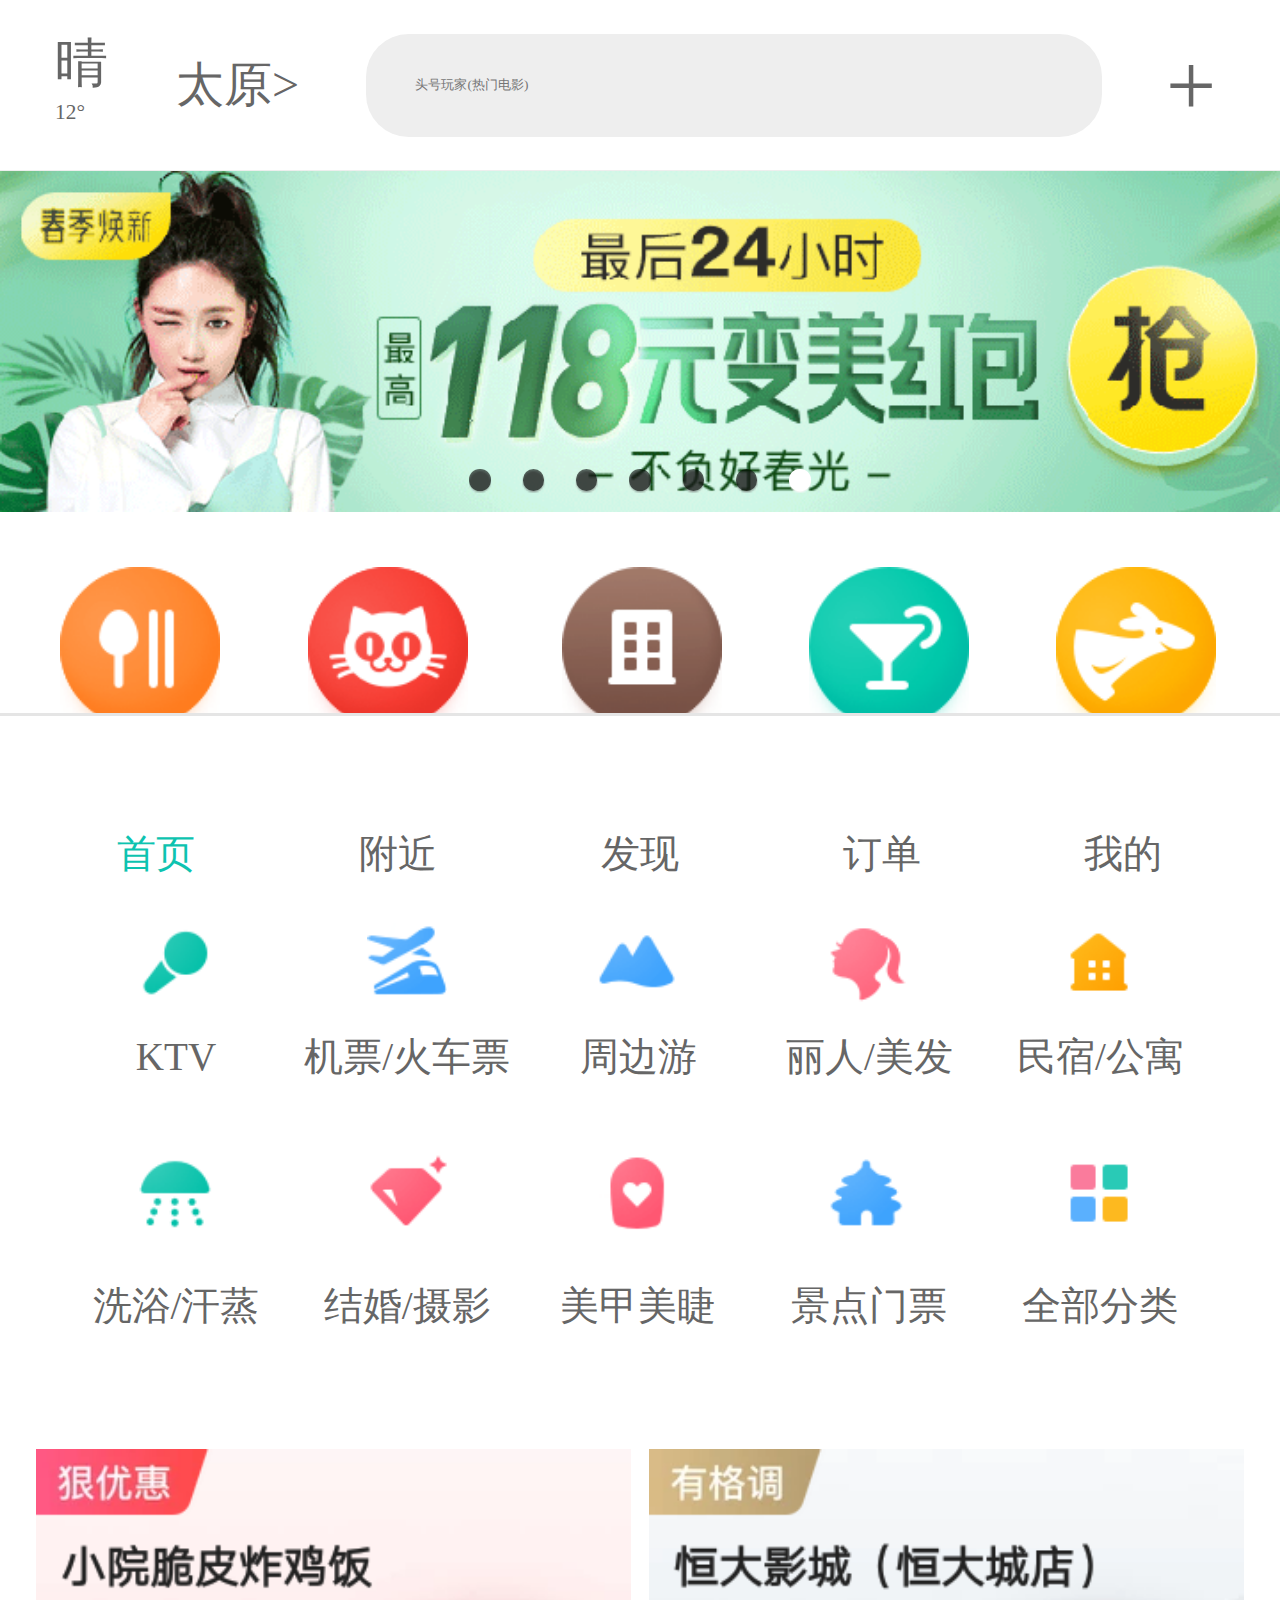
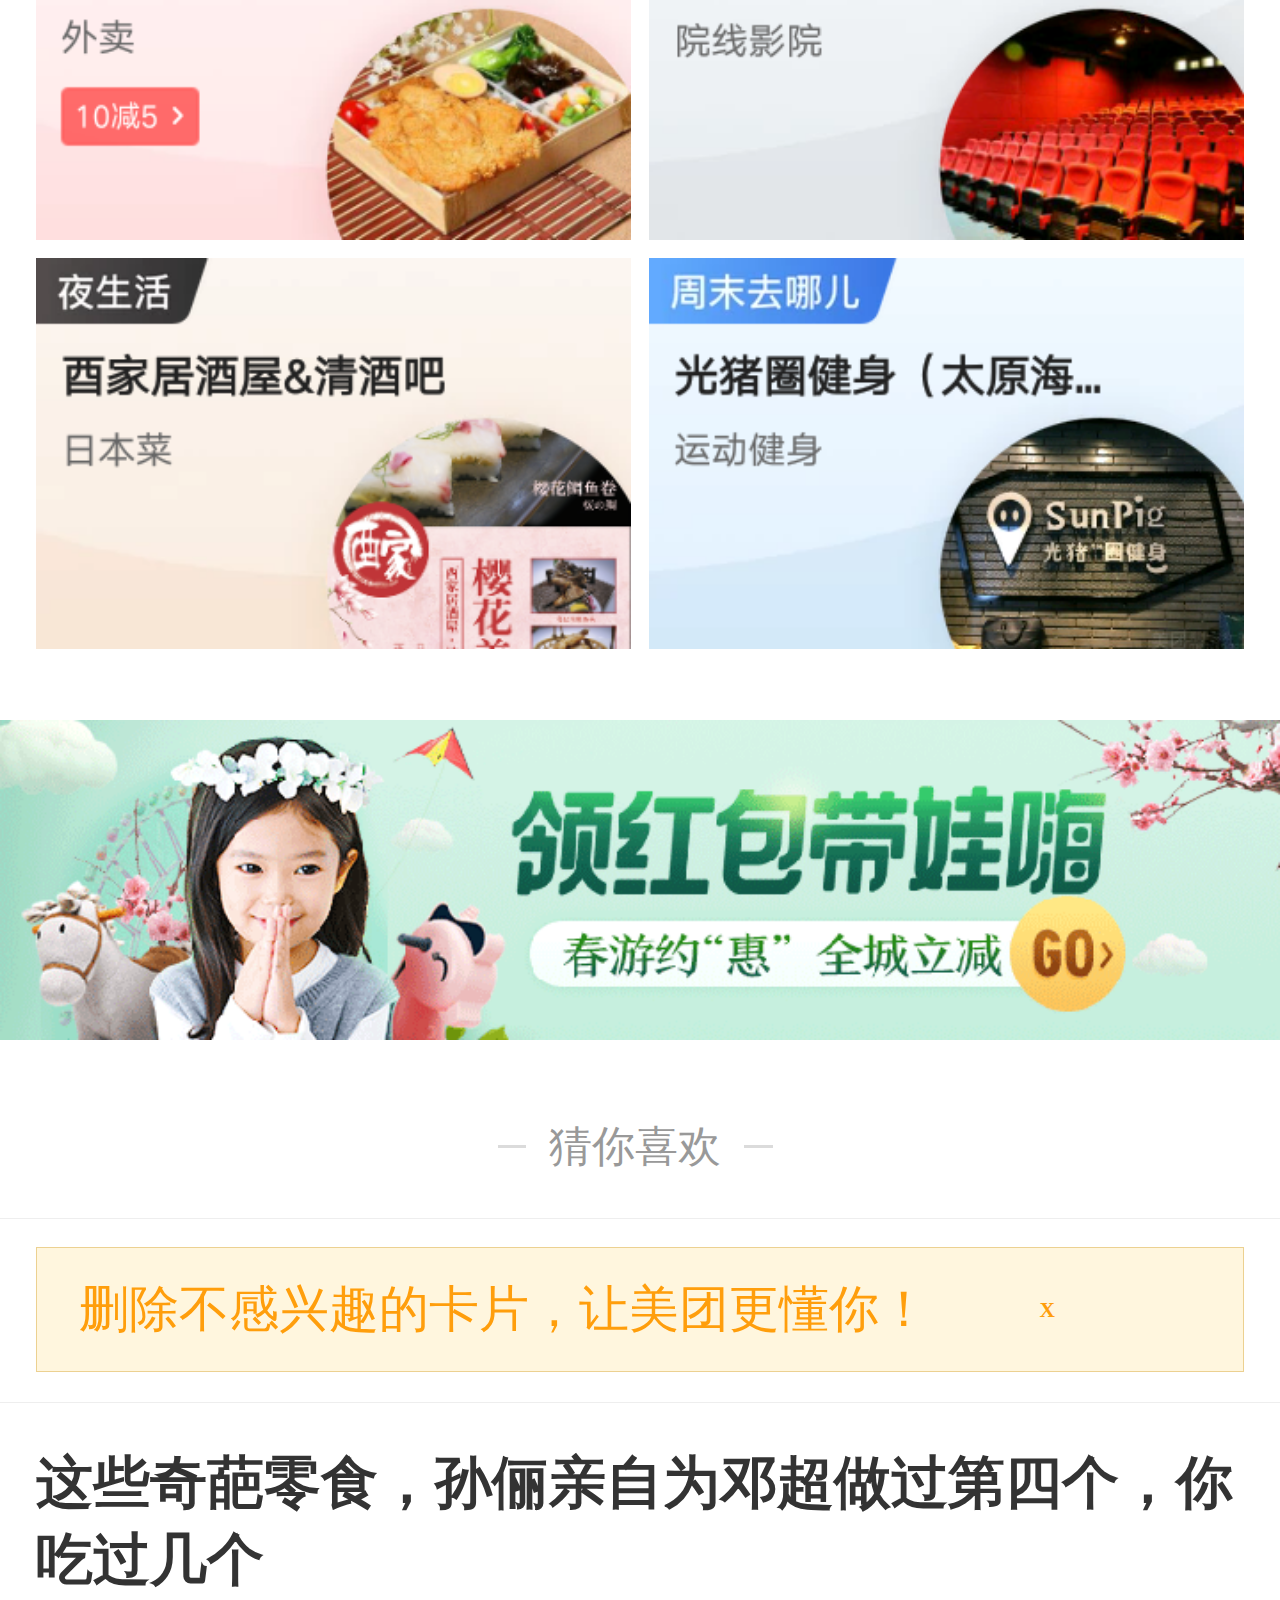
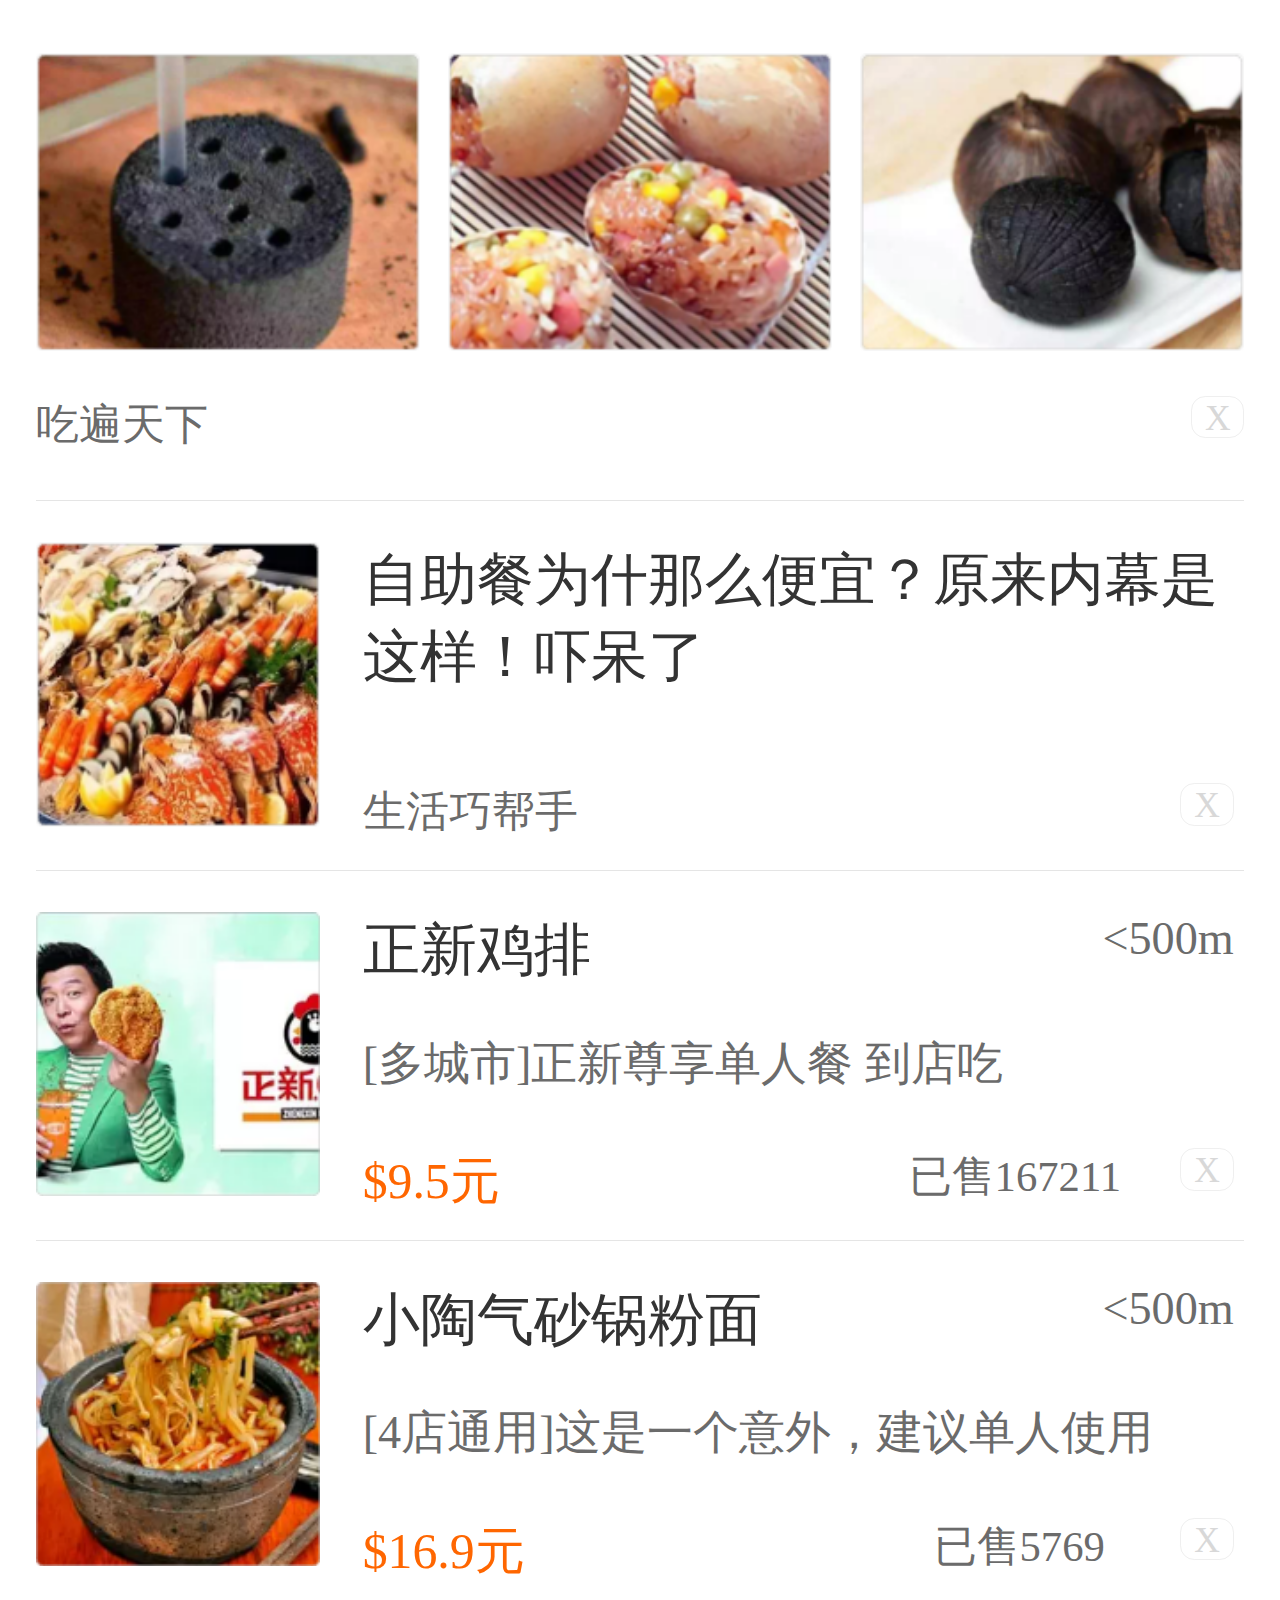
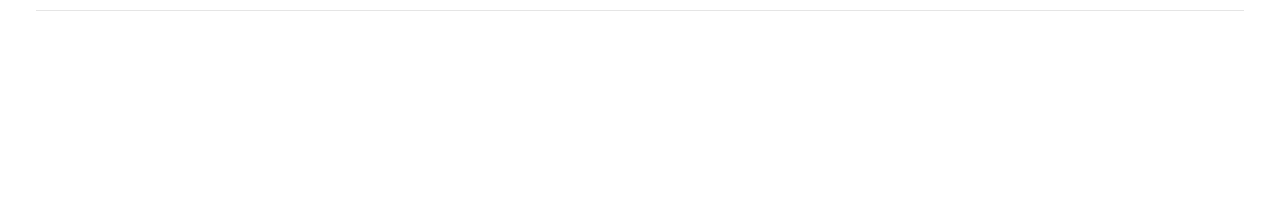
<file: index.html>
<!doctype html>
<html lang="en">
<head>
    <meta charset="UTF-8">
    <meta name="viewport"
          content="width=device-width, user-scalable=no, initial-scale=1.0, maximum-scale=1.0, minimum-scale=1.0">
    <meta http-equiv="X-UA-Compatible" content="ie=edge">
    <link rel="stylesheet" href="css/index.css">
    <link rel="stylesheet" href="css/public.css">
    <script src="js/rem.js"></script>
    <title>首页</title>
</head>
<body>
<div class="zheng">
    <!-- 头部开始 -->
    <div class="head">
        <div class="head_l">
            <div class="weather">
                <div class="weather_tu">晴</div>
                <div class="weather_temp">12°</div>
            </div>
            <div class="dingwei">太原<span>&gt;</span></div>
        </div>
        <input type="text" class="head_m" placeholder="&#xe611; 头号玩家(热门电影)">
        <div class="head_r">+</div>
    </div>
    <!-- 头部结束 -->
    <!-- banner开始 -->
    <div class="banner">
        <ul class="banner_img">
            <li><img src="img/banner1.png" alt=""></li>
            <li><img src="img/banner2.png" alt=""></li>
            <li><img src="img/banner3.png" alt=""></li>
            <li><img src="img/banner4.png" alt=""></li>
            <li><img src="img/banner5.png" alt=""></li>
            <li><img src="img/banner6.png" alt=""></li>
            <li><img src="img/banner7.png" alt=""></li>
        </ul>
        <ul class="lunbo">
            <li></li>
            <li></li>
            <li></li>
            <li></li>
            <li></li>
            <li></li>
            <li class="active"></li>
        </ul>
    </div>
    <!-- banner结束 -->
    <!-- 导航开始 -->
    <div class="daohang">
        <ul class="daohang_t">
            <li>
                <img src="img/dao1.png" alt="">
                <p>美食</p>
            </li>
            <li>
                <img src="img/dao2.png" alt="">
                 <p>电影/演出</p>
            </li>
            <li>
                <img src="img/dao3.png" alt="">
                <p>酒店住宿</p>
            </li>
            <li>
                <img src="img/dao4.png" alt="">
                <p>休闲娱乐</p>
            </li>
            <li>
                <img src="img/dao5.png" alt="">
                <p>外卖</p>
            </li>
        </ul>
        <div class="daohang_b1">
            <div class="daohang_b1_item">
                <img src="img/dao2.1.png" alt="">
                <p>KTV</p>
            </div>
            <div class="daohang_b1_item">
                <img src="img/dao2.2.png" alt="">
                <p>机票/火车票</p>
            </div>
            <div class="daohang_b1_item">
                <img src="img/dao2.3.png" alt="">
                <p>周边游</p>
            </div>
            <div class="daohang_b1_item">
                <img src="img/dao2.4.png" alt="">
                <p>丽人/美发</p>
            </div>
            <div class="daohang_b1_item">
                <img src="img/dao2.5.png" alt="">
                <p>民宿/公寓</p>
            </div>
        </div>
        <div class="daohang_b1 daohang_b2">
            <div class="daohang_b1_item">
                <img src="img/dao2.6.png" alt="">
                <p>洗浴/汗蒸</p>
            </div>
            <div class="daohang_b1_item">
                <img src="img/dao2.7.png" alt="">
                <p>结婚/摄影</p>
            </div>
            <div class="daohang_b1_item">
                <img src="img/dao2.8.png" alt="">
                <p>美甲美睫</p>
            </div>
            <div class="daohang_b1_item">
                <img src="img/dao2.9.png" alt="">
                <p>景点门票</p>
            </div>
            <div class="daohang_b1_item">
                <img src="img/dao2.10.png" alt="">
                <p>全部分类</p>
            </div>
        </div>
    </div>
    <!-- 导航结束 -->
    <!-- 四块开始 -->
    <div class="si">
        <a href="details.html"><img src="img/si1.png" alt=""></a>
        <img src="img/si2.png" alt="">
        <img src="img/si3.png" alt="">
        <img src="img/si4.png" alt="">
    </div>
    <!-- 四块结束 -->
    <!-- 广告开始 -->
    <div class="guang">
        <img src="img/guanggao_02.png" alt="">
    </div>
    <!-- 广告结束 -->
    <!-- 猜你喜欢开始 -->
    <div class="cai">
        <div class="cai_title">
            <div class="cai_title_heng xian1"></div>
            <p>猜你喜欢</p>
            <div class="cai_title_heng xian2"></div>
        </div>
        <div class="dong">
            <div class="wenzi">
                <p>删除不感兴趣的卡片，让美团更懂你！</p>
                <h1>X</h1>
            </div>
        </div>
        <div class="cai_content">
            <div class="cai_content_item1">
                <h1>这些奇葩零食，孙俪亲自为邓超做过第四个，你吃过几个</h1>
                <img src="img/cai_03.png" alt="">
                <img src="img/cai_05.png" alt="">
                <img src="img/cai_07.png" alt="" class="cai_con_item2">
                <div class="cai_con_bottom">
                    <span>吃遍天下</span>
                    <p>X</p>
                </div>
            </div>
            <div class="cai_content_item2">
                <img src="img/cai_12.png" alt="" class="cai_content_item2_img">
                <div class="cai_con_item2_r">
                    <p class="title">自助餐为什那么便宜？原来内幕是这样！吓呆了</p>
                    <div class="cai_con_item2_r_bottom">
                        <span>生活巧帮手</span>
                        <p class="close">X</p>
                    </div>
                </div>
            </div>
            <div class="cai_content_item2">
                <img src="img/cai_15.png" alt="" class="cai_content_item2_img">

                <div class="cai_con_item2_r">
                    <p class="title">正新鸡排 
                        <span class="juli">&lt;500m</span>
                    </p>
                    <p class="jieshi">[多城市]正新尊享单人餐 到店吃</p>
                    <div class="cai_con_item2_r_bottom cai_con_item2_r_bottom1">
                        <p class="price">$9.5元</p>
                        <p class="sell">已售167211</p>
                        <p class="close">X</p>
                    </div>
                </div>
            </div>
            <div class="cai_content_item2">
                <img src="img/cai_17.png" alt="" class="cai_content_item2_img">
                <div class="cai_con_item2_r">
                    <p class="title">小陶气砂锅粉面
                        <span class="juli">&lt;500m</span>
                    </p>
                    <p class="jieshi">[4店通用]这是一个意外，建议单人使用</p>
                    <div class="cai_con_item2_r_bottom cai_con_item2_r_bottom1">
                        <p class="price">$16.9元</p>
                        <p class="sell">已售5769</p>
                        <p class="close">X</p>
                    </div>
                </div>
            </div>
        </div>
    </div>
    <!-- 猜你喜欢结束 -->
    <!-- 固定开始 -->
    <div class="gu">
        <div class="gu_item">
            <p class="active">&#xe610;</p>
            <a class="active">首页</a>
        </div>
        <div class="gu_item">
            <p>&#xe61f;</p>
            <a>附近</a>
        </div>
        <div class="gu_item">
            <p>&#xe663;</p>
            <a href="fenlei.html">发现</a>
        </div>
        <div class="gu_item">
            <p>&#xe626;</p>
            <a href="car.html">订单</a>
        </div>
        <div class="gu_item">
            <p>&#xe61d;</p>
            <a href="me.html">我的</a>
        </div>
    </div>
    <!-- 固定结束 -->
</div>
</body>
</html>
</file>
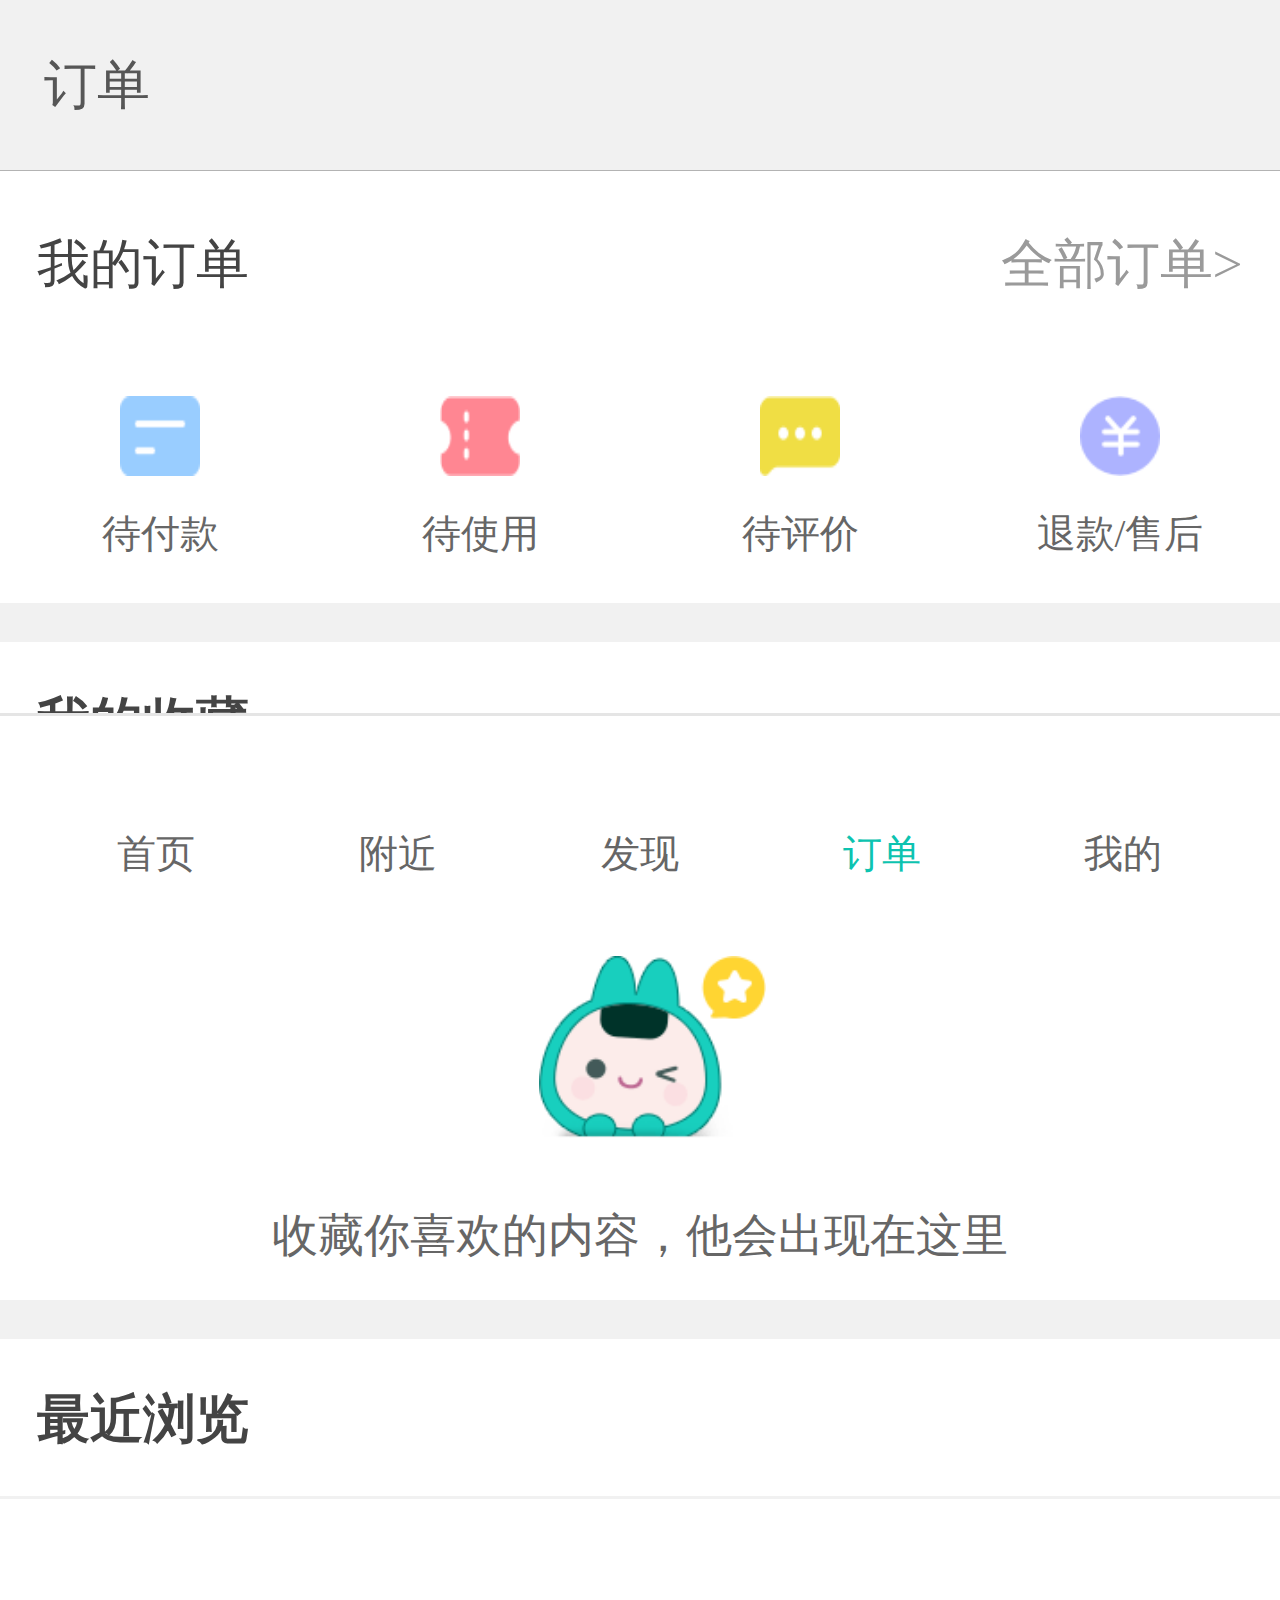
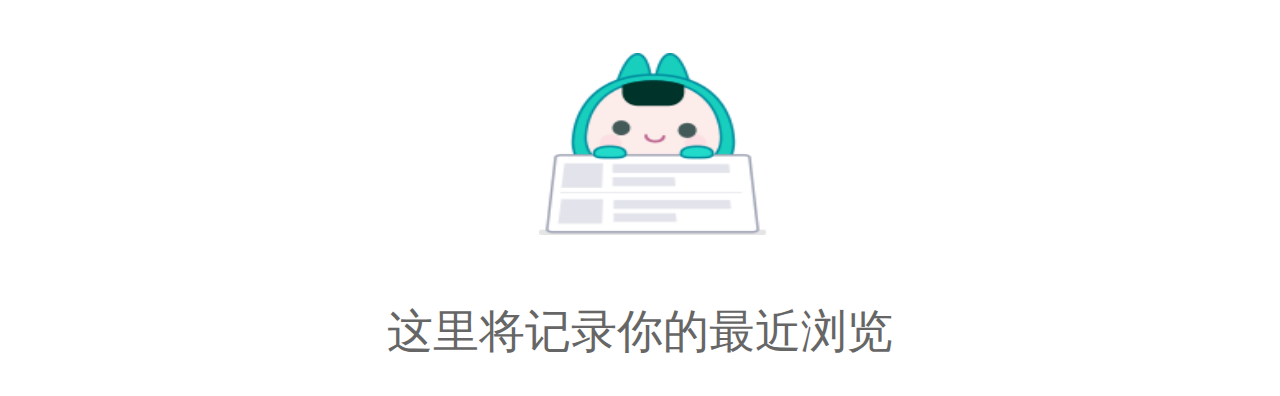
<file: car.html>
<!DOCTYPE html>
<html lang="en">
<head>
	<meta charset="UTF-8">
    <meta name="viewport"
          content="width=device-width, user-scalable=no, initial-scale=1.0, maximum-scale=1.0, minimum-scale=1.0">
    <meta http-equiv="X-UA-Compatible" content="ie=edge">
    <link rel="stylesheet" href="css/car.css">
    <link rel="stylesheet" href="css/public.css">
    <script src="js/rem.js"></script>
    <title>订单</title>
</head>
<body>
<div class="head">订单</div>
<div class="head1">
    <p class="head1_left">我的订单</p>
    <p class="head1_right">全部订单&gt;</p>
</div>
<!-- 导航开始 -->
<div class="daohang">
    <div class="daohang_item">
        <img src="img/dan_06.png" alt="">
        <p>待付款</p>
    </div>
     <div class="daohang_item">
        <img src="img/dan_08.png" alt="">
        <p>待使用</p>
    </div>
     <div class="daohang_item">
        <img src="img/dan_10.png" alt="">
        <p>待评价</p>
    </div>
     <div class="daohang_item">
        <img src="img/dan_03.png" alt="">
        <p>退款/售后</p>
    </div>
</div>
<!-- 导航结束 -->

<!-- 我的收藏开始 -->
<div class="cang">
    <div class="cang_title">
        <h1>我的收藏</h1>
    </div>
    <div class="cang_content">
        <img src="img/dan_17.png" alt="">
        <p>收藏你喜欢的内容，他会出现在这里</p>
    </div>
</div>
<!-- 我的收藏结束 -->

<!-- 最近浏览开始 -->
<div class="cang">
    <div class="cang_title">
        <h1>最近浏览</h1>
    </div>
    <div class="cang_content">
        <img src="img/dan1_03.png" alt="">
        <p>这里将记录你的最近浏览</p>
    </div>
</div>
<!-- 最近浏览结束 -->

 <!-- 固定开始 -->
    <div class="gu">
        <div class="gu_item">
            <p>&#xe610;</p>
            <a href="index.html">首页</a>
        </div>
        <div class="gu_item">
            <p>&#xe61f;</p>
            <a>附近</a>
        </div>
        <div class="gu_item">
            <p>&#xe663;</p>
            <a href="fenlei.html">发现</a>
        </div>
        <div class="gu_item">
            <p>&#xe626;</p>
            <a class="active">订单</a>
        </div>
        <div class="gu_item">
            <p>&#xe61d;</p>
            <a href="me.html">我的</a>
        </div>
    </div>
<!-- 固定结束 -->
</body>
</html>
</file>
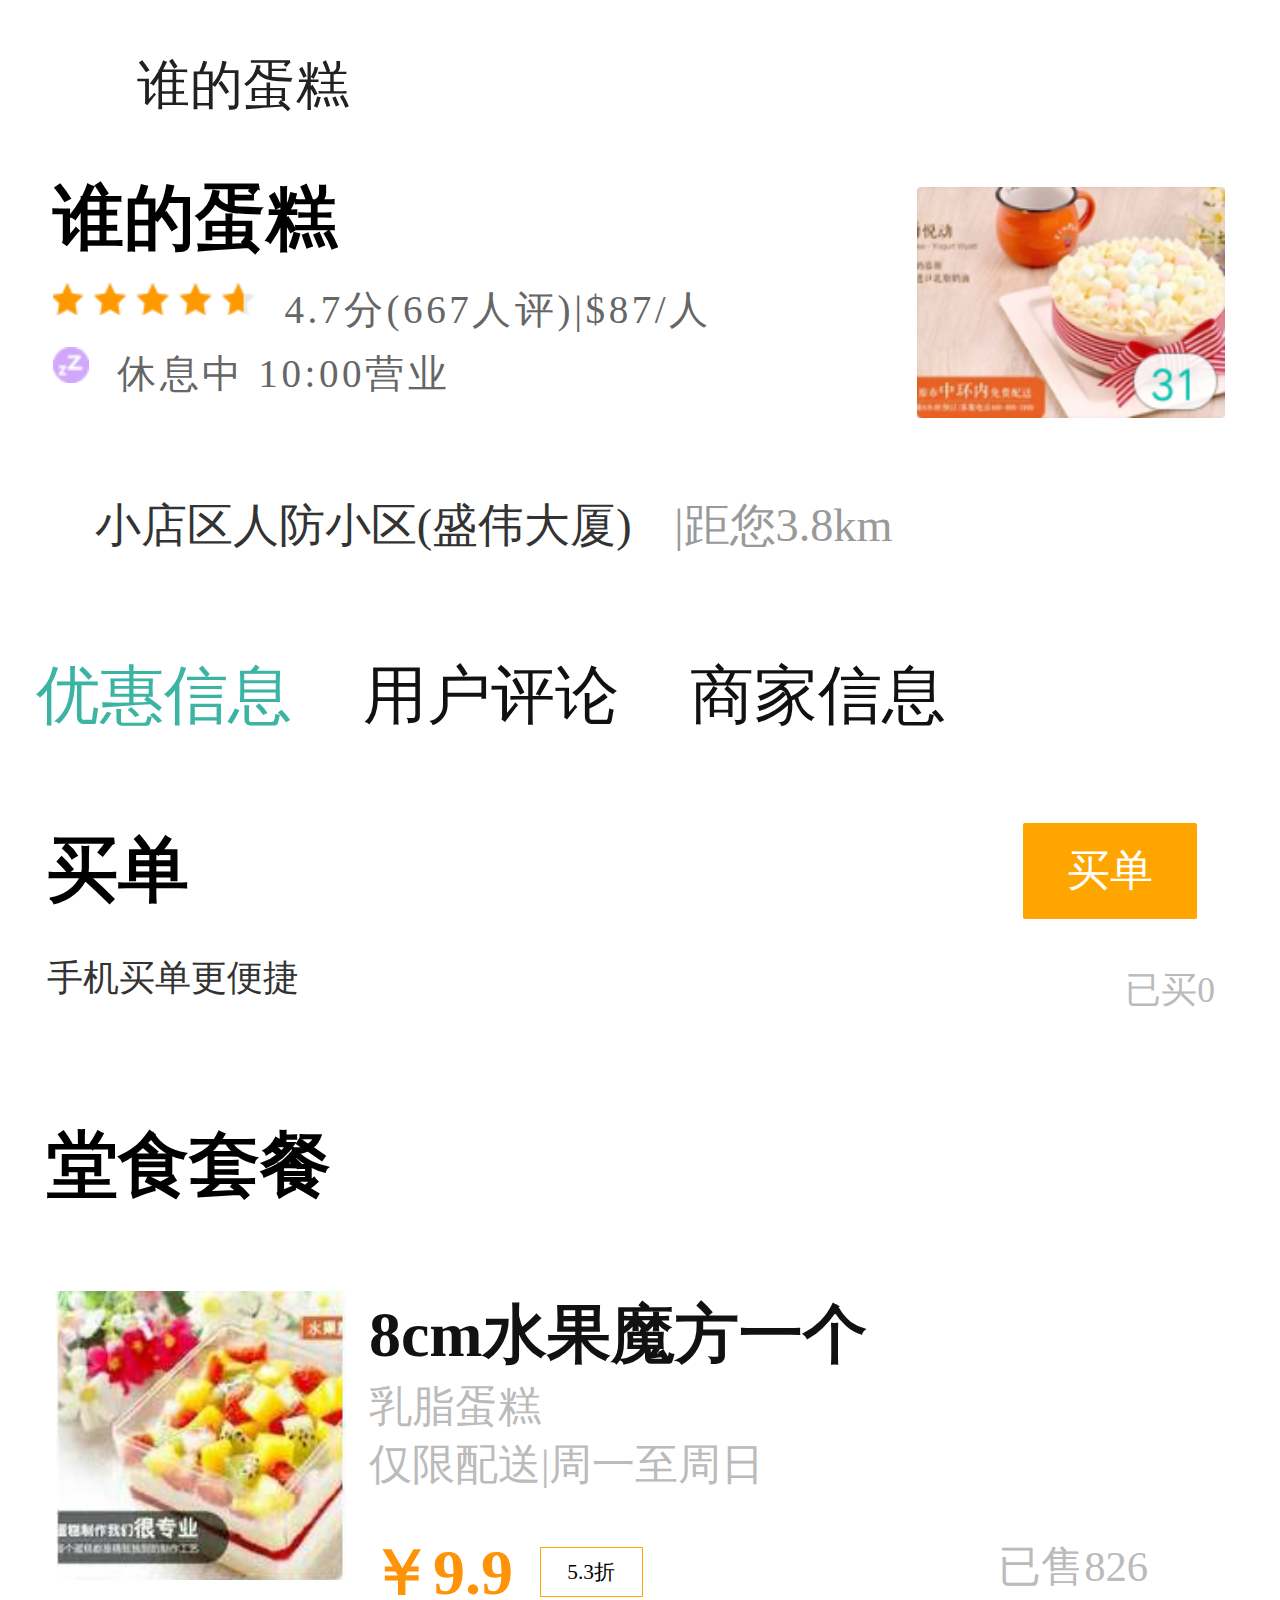
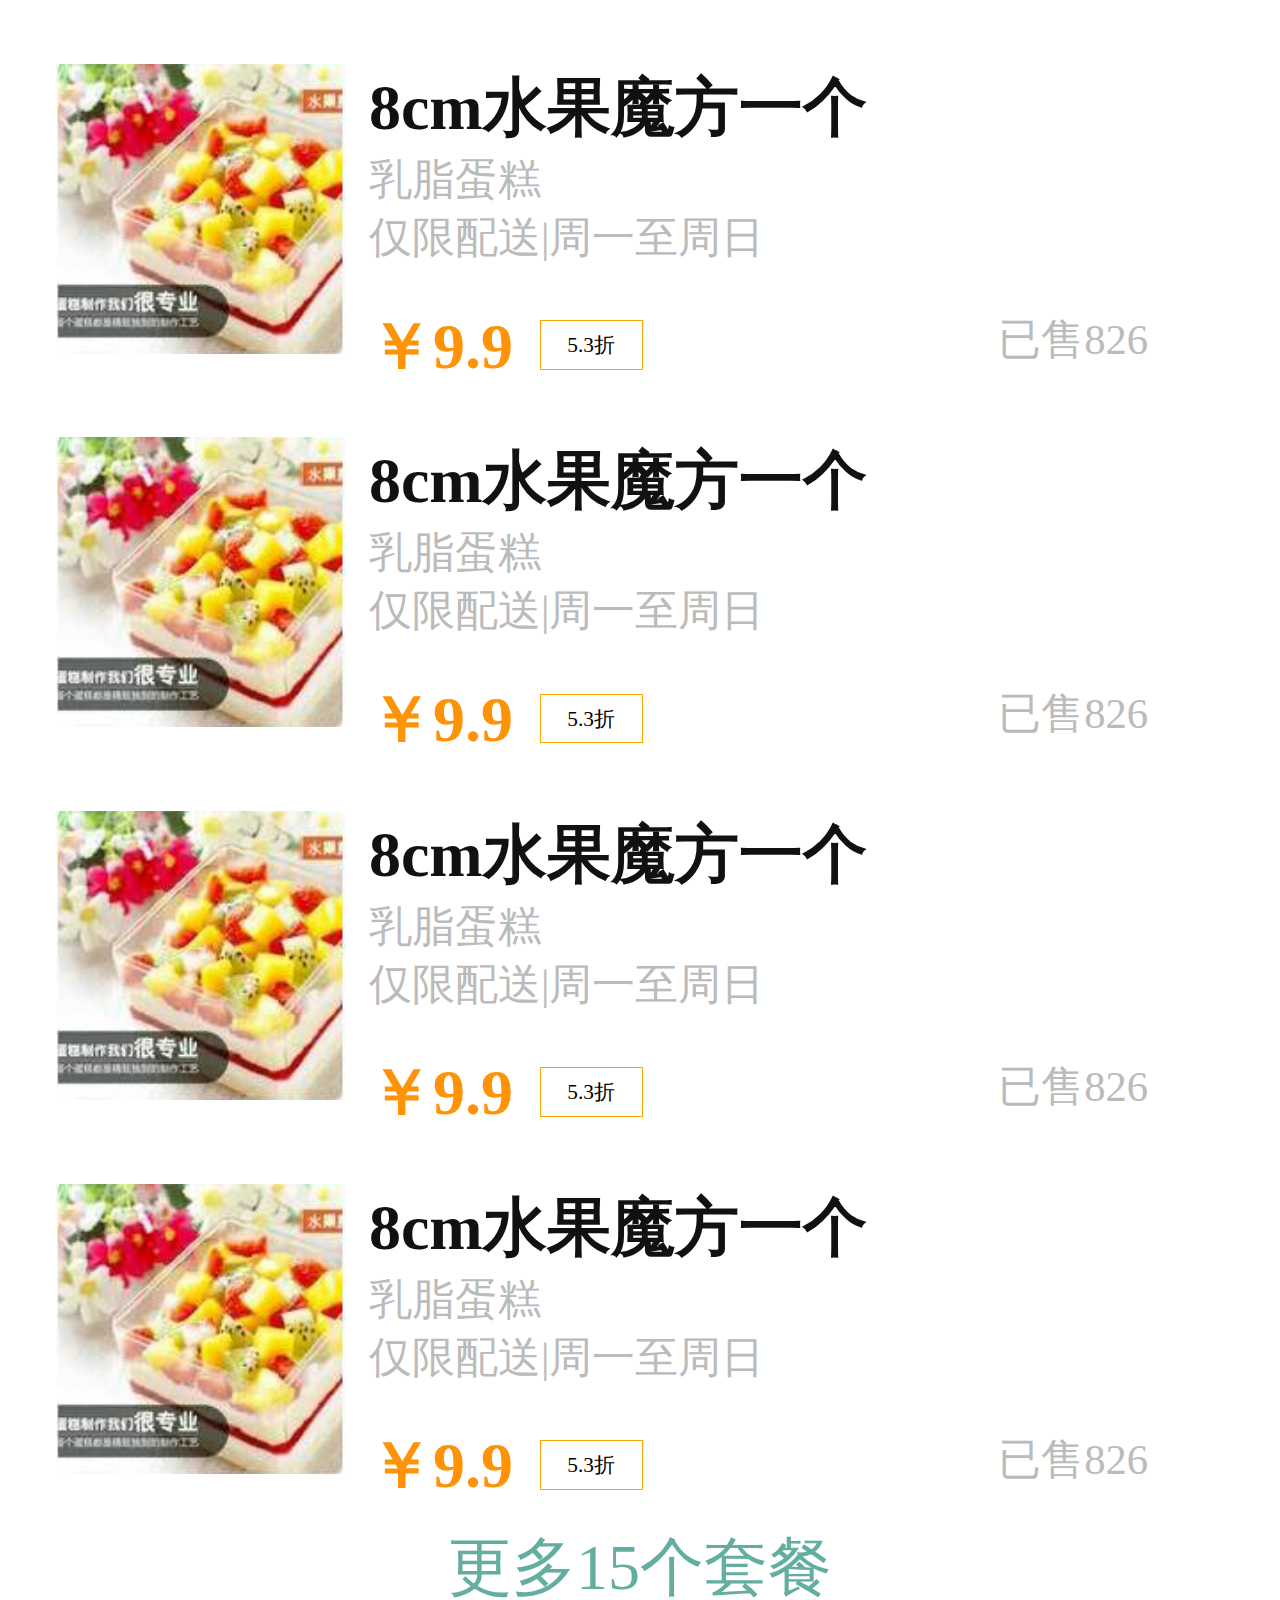
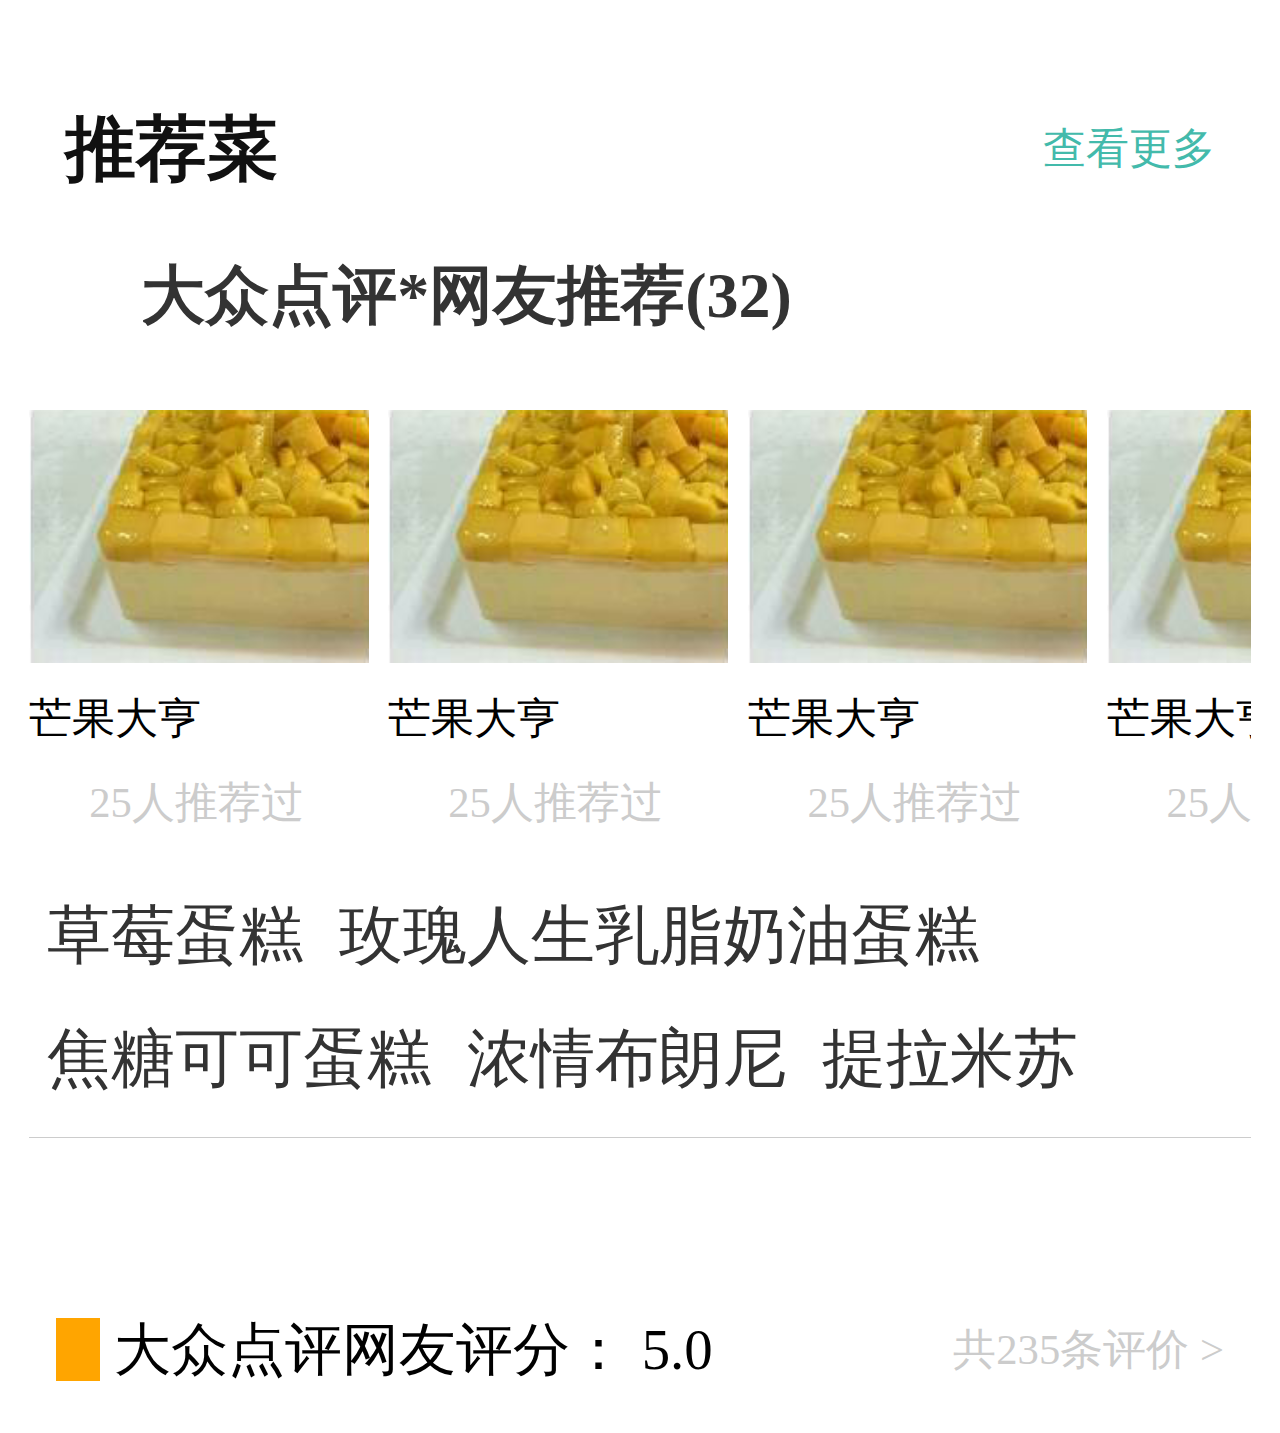
<file: details.html>
<!DOCTYPE html>
<html lang="en">
<head>
	<meta charset="UTF-8">
    <meta name="viewport"
          content="width=device-width, user-scalable=no, initial-scale=1.0, maximum-scale=1.0, minimum-scale=1.0">
    <meta http-equiv="X-UA-Compatible" content="ie=edge">
    <link rel="stylesheet" href="css/details.css">
    <link rel="stylesheet" href="css/public.css">
    <script src="js/rem.js"></script>
    <title>商品详情</title>
</head>
<body>
	<div class="head">
		<div class="head_left">
			<a href="index.html">&#xe605;</a>
			<p>谁的蛋糕</p>
		</div>
		<div class="head_right">
			<a href="">&#xe648;</a>
			<a href="">&#xe60a;</a>
			<a href="">&#xe66f;</a>	
		</div>
	</div>
	<div class="jieshao">
		<div class="jieshao_t">
			<div class="jieshao_t_l">
				<h1>谁的蛋糕</h1>
				<div class="jieshao_t_l_mid">
					<img src="img/x2.png" alt="">
					<p>4.7分(667人评)|$87/人</p>
				</div>
				<div class="jieshao_t_l_mid jieshao_t_l_bottom">
					<img src="img/x3.png" alt="">
					<p>休息中  10:00营业</p>
				</div>
			</div>
			<div class="jieshao_t_r">
				<img src="img/x1.png" alt="">
			</div>
		</div>
		<div class="jieshao_b">
			<p class="dingwei">&#xe66e;</p>
			<p class="title">小店区人防小区(盛伟大厦)</p>
			<p class="juli">|距您3.8km</p>
			<p class="call">&#xe62a;</p>
		</div>
	</div>
<!--优惠/评论/商家信息开始-->
	<div class="you_ping_shang">
		<div class="yps_title">
			<span class="yps_title1 active">优惠信息</span>
			<span class="yps_title1 yps_title2">用户评论</span>
			<span class="yps_title1 yps_title2">商家信息</span>
		</div>
		<div class="maidan">
			<div class="maidan_content">
				<div>
					<span class="maidan_text">买单</span>
					<div class="maidan_menu">买单</div>
				</div>
				<div class="maidan_text2">
					<span class="phone">手机买单更便捷</span>
					<span class="have_buy">已买0</span>
				</div>
			</div>
		</div>
		<div class="taocan">
			<div class="taocan_content">
				<div class="taocan_title">
					<span>堂食套餐</span>
				</div>
				<ul class="taocan_bottom">
					<li class="taocan_bottom1">
						<img src="img/cake1_03.png" alt="">
						<div class="taocan_bottom_text">
							<span class="taocan_bottom_text1">8cm水果魔方一个</span>
							<span class="taocan_bottom_text2">乳脂蛋糕</span>
							<span class="taocan_bottom_text2">仅限配送|周一至周日</span>
							<div class="taocan_bottom_text3">
								<span class="tc_price">￥9.9</span>
								<div class="tc_discount">5.3折</div>
								<span class="tc_havesaled">已售826</span>
							</div>
						</div>
					</li>
					<li class="taocan_bottom1">
						<img src="img/cake1_03.png" alt="">
						<div class="taocan_bottom_text">
							<span class="taocan_bottom_text1">8cm水果魔方一个</span>
							<span class="taocan_bottom_text2">乳脂蛋糕</span>
							<span class="taocan_bottom_text2">仅限配送|周一至周日</span>
							<div class="taocan_bottom_text3">
								<span class="tc_price">￥9.9</span>
								<div class="tc_discount">5.3折</div>
								<span class="tc_havesaled">已售826</span>
							</div>
						</div>
					</li>
					<li class="taocan_bottom1">
						<img src="img/cake1_03.png" alt="">
						<div class="taocan_bottom_text">
							<span class="taocan_bottom_text1">8cm水果魔方一个</span>
							<span class="taocan_bottom_text2">乳脂蛋糕</span>
							<span class="taocan_bottom_text2">仅限配送|周一至周日</span>
							<div class="taocan_bottom_text3">
								<span class="tc_price">￥9.9</span>
								<div class="tc_discount">5.3折</div>
								<span class="tc_havesaled">已售826</span>
							</div>
						</div>
					</li>
					<li class="taocan_bottom1">
						<img src="img/cake1_03.png" alt="">
						<div class="taocan_bottom_text">
							<span class="taocan_bottom_text1">8cm水果魔方一个</span>
							<span class="taocan_bottom_text2">乳脂蛋糕</span>
							<span class="taocan_bottom_text2">仅限配送|周一至周日</span>
							<div class="taocan_bottom_text3">
								<span class="tc_price">￥9.9</span>
								<div class="tc_discount">5.3折</div>
								<span class="tc_havesaled">已售826</span>
							</div>
						</div>
					</li>
					<li class="taocan_bottom1">
						<img src="img/cake1_03.png" alt="">
						<div class="taocan_bottom_text">
							<span class="taocan_bottom_text1">8cm水果魔方一个</span>
							<span class="taocan_bottom_text2">乳脂蛋糕</span>
							<span class="taocan_bottom_text2">仅限配送|周一至周日</span>
							<div class="taocan_bottom_text3">
								<span class="tc_price">￥9.9</span>
								<div class="tc_discount">5.3折</div>
								<span class="tc_havesaled">已售826</span>
							</div>
						</div>
					</li>
				</ul>
			</div>
		</div>
	</div>
	<div class="taocan_more">
		更多15个套餐
	</div>
	<!--优惠/评论/商家信息结束-->
<!--推荐菜开始-->
	<div class="recommend_male">
		<div class="recommend_male_content">
			<div class="recommend_male_top">
				<span class="tuijiancai">推荐菜</span>
				<span class="look_more">查看更多</span>
			</div>
			<div class="dazhong">
				<i>&#xe724;</i>
				<span>大众点评*网友推荐(32)</span>
			</div>
			<div class="recommend_goods">
				<div class="recommend_goods_top">
					<ul class="recommend_goods_inner">
						<li class="rg_inner1">
							<img src="img/dangao1_03.png" alt="">
							<span>芒果大亨</span>
							<p class="dianzan">
								<i>&#xe63d;</i>
								<span>25人推荐过</span>
							</p>
						</li>
						<li class="rg_inner1">
							<img src="img/dangao1_03.png" alt="">
							<span>芒果大亨</span>
							<p class="dianzan">
								<i>&#xe63d;</i>
								<span>25人推荐过</span>
							</p>
						</li>
						<li class="rg_inner1">
							<img src="img/dangao1_03.png" alt="">
							<span>芒果大亨</span>
							<p class="dianzan">
								<i>&#xe63d;</i>
								<span>25人推荐过</span>
							</p>
						</li>
						<li class="rg_inner1">
							<img src="img/dangao1_03.png" alt="">
							<span>芒果大亨</span>
							<p class="dianzan">
								<i>&#xe63d;</i>
								<span>25人推荐过</span>
							</p>
						</li>
						<li class="rg_inner1">
							<img src="img/dangao1_03.png" alt="">
							<span>芒果大亨</span>
							<p class="dianzan">
								<i>&#xe63d;</i>
								<span>25人推荐过</span>
							</p>
						</li>
						<li class="rg_inner1">
							<img src="img/dangao1_03.png" alt="">
							<span>芒果大亨</span>
							<p class="dianzan">
								<i>&#xe63d;</i>
								<span>25人推荐过</span>
							</p>
						</li>
						<li class="rg_inner1">
							<img src="img/dangao1_03.png" alt="">
							<span>芒果大亨</span>
							<p class="dianzan">
								<i>&#xe63d;</i>
								<span>25人推荐过</span>
							</p>
						</li>
					</ul>
				</div>
				<div class="recommend_goods_list">
					<span>草莓蛋糕</span>
					<span>玫瑰人生乳脂奶油蛋糕</span>
					<span>焦糖可可蛋糕</span>
					<span>浓情布朗尼</span>
					<span>提拉米苏</span>
					<span>巧克力狂想曲</span>
					<span>宇治微风</span>
					<span>奶油小生</span>
					<span>焦糖可可蛋糕</span>
					<span>浓情布朗尼</span>
					<span>提拉米苏</span>
					<span>巧克力狂想曲</span>
					<span>宇治微风</span>
				</div>
			</div>
		</div>
	</div>
<!--推荐菜结束-->
<!--大众点评网友评分开始-->
    <div class="dazhong_score">
        <div class="dazhong_score1">
            <div class="dazhong_score_left">
                <span class="score_logo">&#xe724;</span>
                <span>大众点评网友评分：</span>
                <span>5.0</span>
            </div>
            <p class="dazhong_score_right">
                <span>共235条评价</span>
                <i>&gt;</i>
            </p>
        </div>
    </div>







    <!--大众点评网友评分结束-->
</body>
</html>
</file>
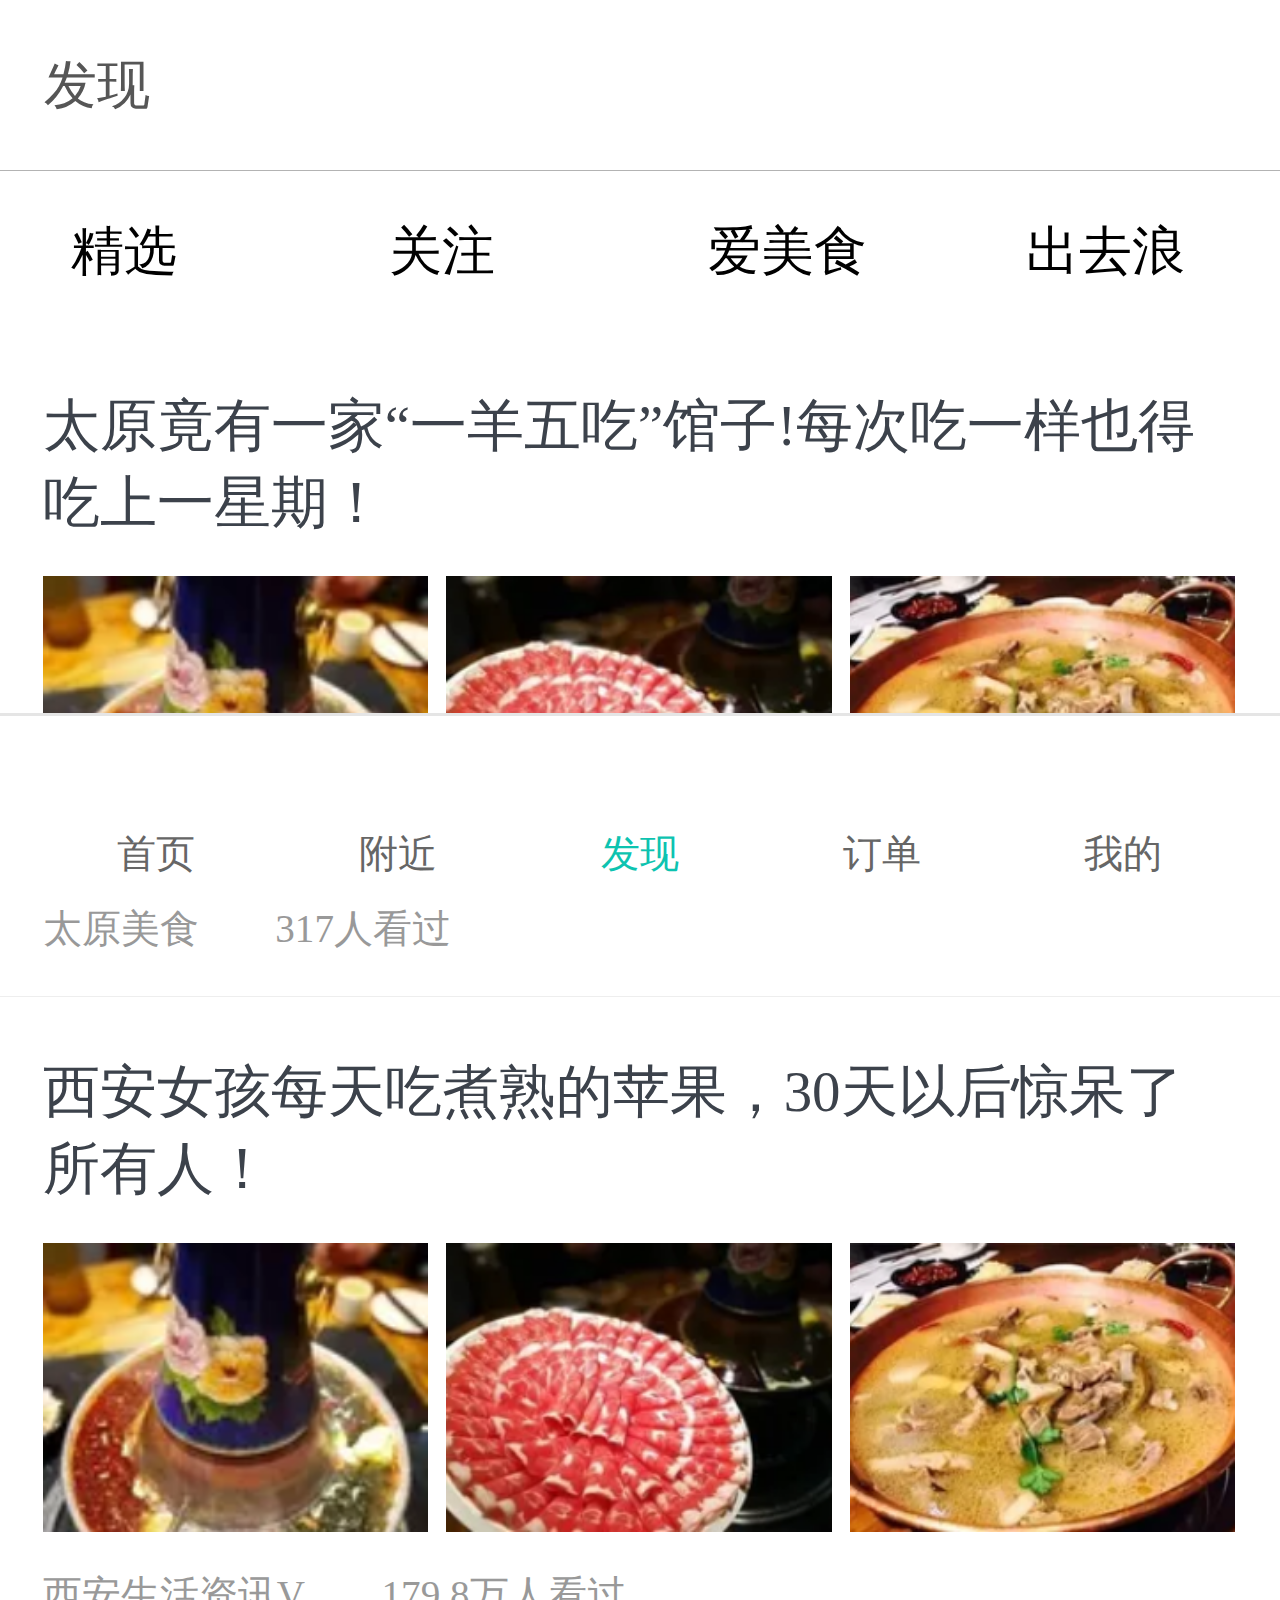
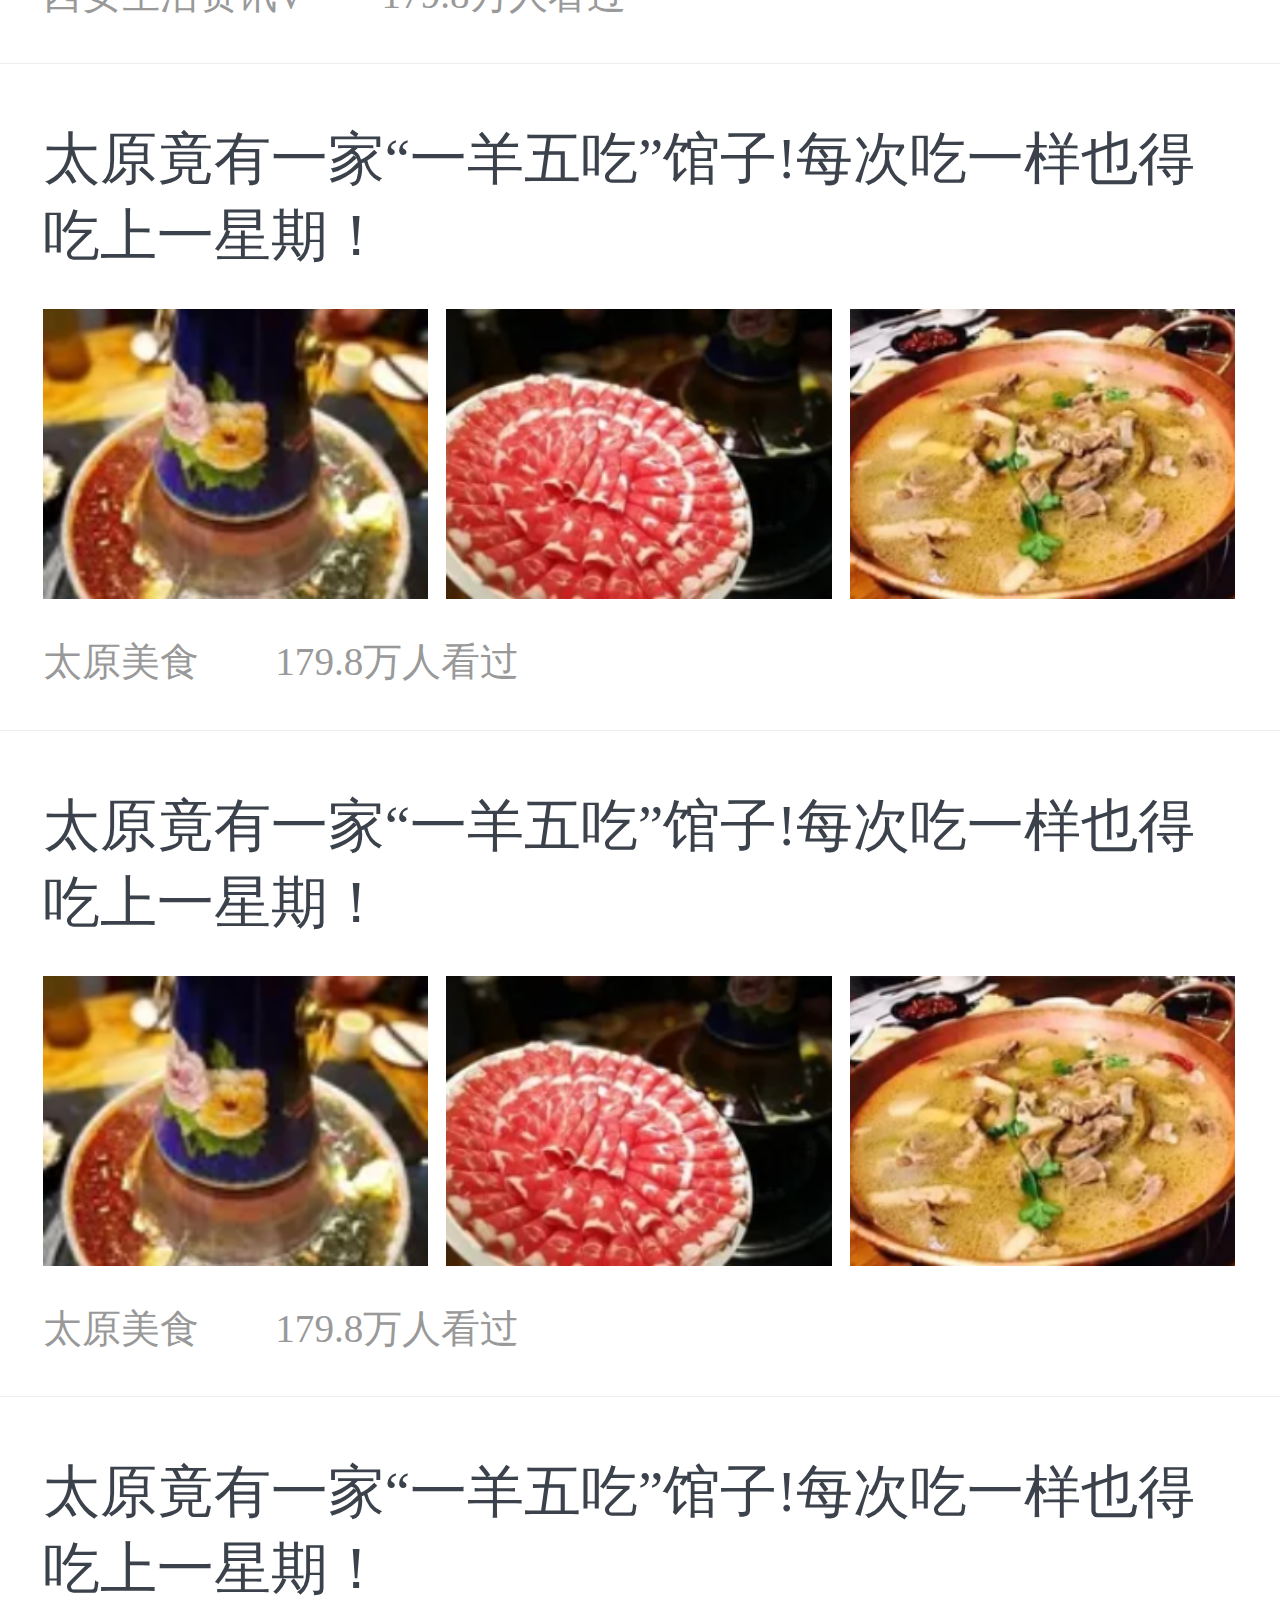
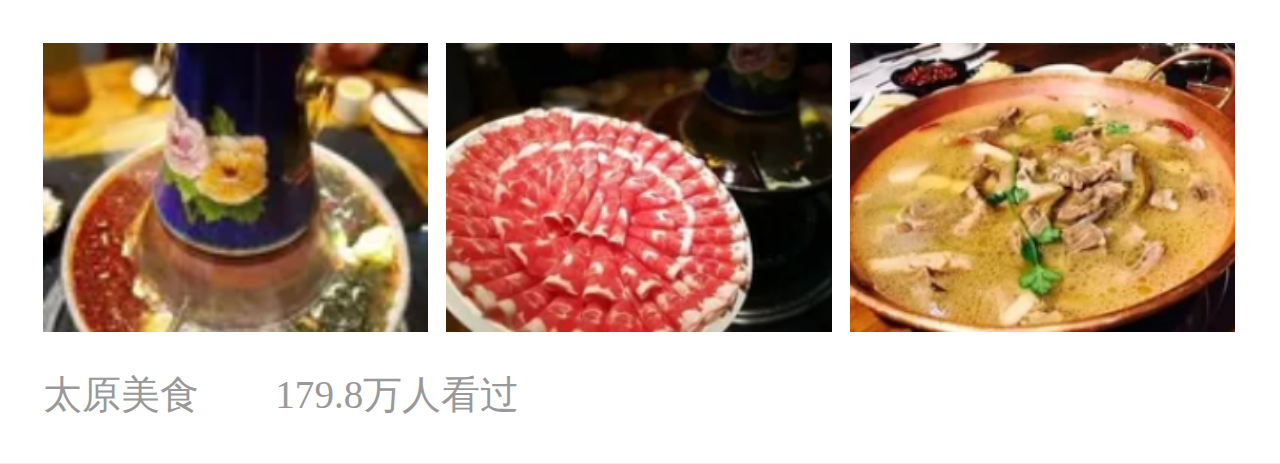
<file: fenlei.html>
<!DOCTYPE html>
<html lang="en">
<head>
	<meta charset="UTF-8">
    <meta name="viewport"
          content="width=device-width, user-scalable=no, initial-scale=1.0, maximum-scale=1.0, minimum-scale=1.0">
    <meta http-equiv="X-UA-Compatible" content="ie=edge">
    <link rel="stylesheet" href="css/fenlei.css">
    <link rel="stylesheet" href="css/public.css">
    <script src="js/rem.js"></script>
    <title>发现</title>
</head>
<body>
	<div class="head"><p>发现</p></div>
	<div class="daohang">
		<div class="item"><p>精选</p></div>
		<div class="item"><p>关注</p></div>
		<div class="item"><p>爱美食</p></div>
		<div class="item"><p>出去浪</p></div>
		<div class="item"><p>生活控</p></div>
		<div class="item"><p>变漂亮</p></div>
		<div class="item"><p>约电影</p></div>
	</div>
	<!-- 内容开始 -->
	<div class="content">
		<div class="content_title">太原竟有一家“一羊五吃”馆子!每次吃一样也得吃上一星期！</div>
		<div class="content_img">
			<img src="img/cont_03.png" alt="">
			<img src="img/cont_05.png" alt="">
			<img src="img/cont_07.png" alt="">
		</div>
		<div class="wenzi">
			<h1>太原美食</h1>
			<p>&#xe6b0;317人看过</p>
		</div>
	</div>
	<div class="content content2">
		<div class="content_title">西安女孩每天吃煮熟的苹果，30天以后惊呆了所有人！</div>
		<div class="content_img">
			<img src="img/cont_03.png" alt="">
			<img src="img/cont_05.png" alt="">
			<img src="img/cont_07.png" alt="">
		</div>
		<div class="wenzi">
			<h1>西安生活资讯V</h1>
			<p>&#xe6b0;179.8万人看过</p>
		</div>
	</div>
	<div class="content content2">
		<div class="content_title">太原竟有一家“一羊五吃”馆子!每次吃一样也得吃上一星期！</div>
		<div class="content_img">
			<img src="img/cont_03.png" alt="">
			<img src="img/cont_05.png" alt="">
			<img src="img/cont_07.png" alt="">
		</div>
		<div class="wenzi">
			<h1>太原美食</h1>
			<p>&#xe6b0;179.8万人看过</p>
		</div>
	</div>
	<div class="content content2">
		<div class="content_title">太原竟有一家“一羊五吃”馆子!每次吃一样也得吃上一星期！</div>
		<div class="content_img">
			<img src="img/cont_03.png" alt="">
			<img src="img/cont_05.png" alt="">
			<img src="img/cont_07.png" alt="">
		</div>
		<div class="wenzi">
			<h1>太原美食</h1>
			<p>&#xe6b0;179.8万人看过</p>
		</div>
	</div>
	<div class="content content2">
		<div class="content_title">太原竟有一家“一羊五吃”馆子!每次吃一样也得吃上一星期！</div>
		<div class="content_img">
			<img src="img/cont_03.png" alt="">
			<img src="img/cont_05.png" alt="">
			<img src="img/cont_07.png" alt="">
		</div>
		<div class="wenzi">
			<h1>太原美食</h1>
			<p>&#xe6b0;179.8万人看过</p>
		</div>
	</div>
	<!-- 内容结束 -->
	 <!-- 固定开始 -->
    <div class="gu">
        <div class="gu_item">
            <p>&#xe610;</p>
            <a href="index.html">首页</a>
        </div>
        <div class="gu_item">
            <p>&#xe61f;</p>
            <a href="">附近</a>
        </div>
        <div class="gu_item">
            <p class="active">&#xe663;</p>
            <a class="active">发现</a>
        </div>
        <div class="gu_item">
            <p>&#xe626;</p>
            <a href="car.html">订单</a>
        </div>
        <div class="gu_item">
            <p>&#xe61d;</p>
            <a href="me.html">我的</a>
        </div>
    </div>
    <!-- 固定结束 -->
</body>
</html>
</file>
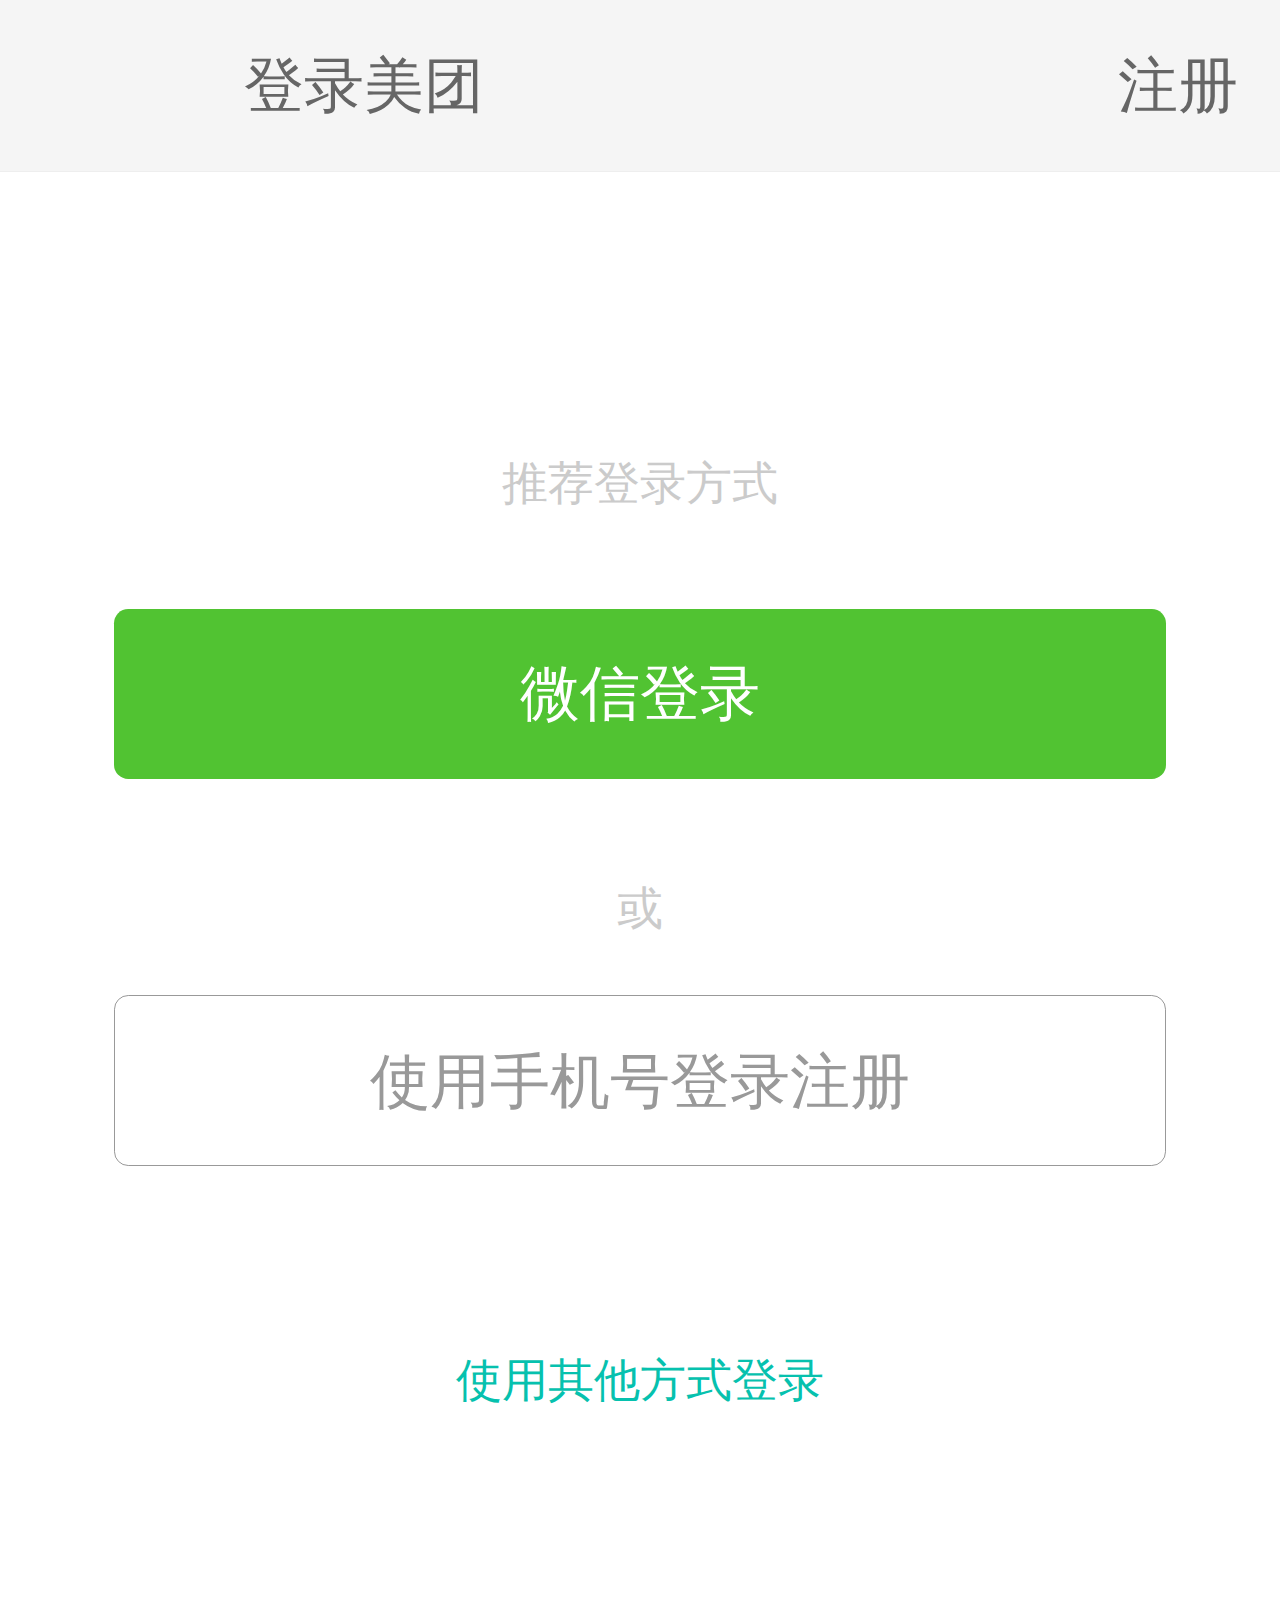
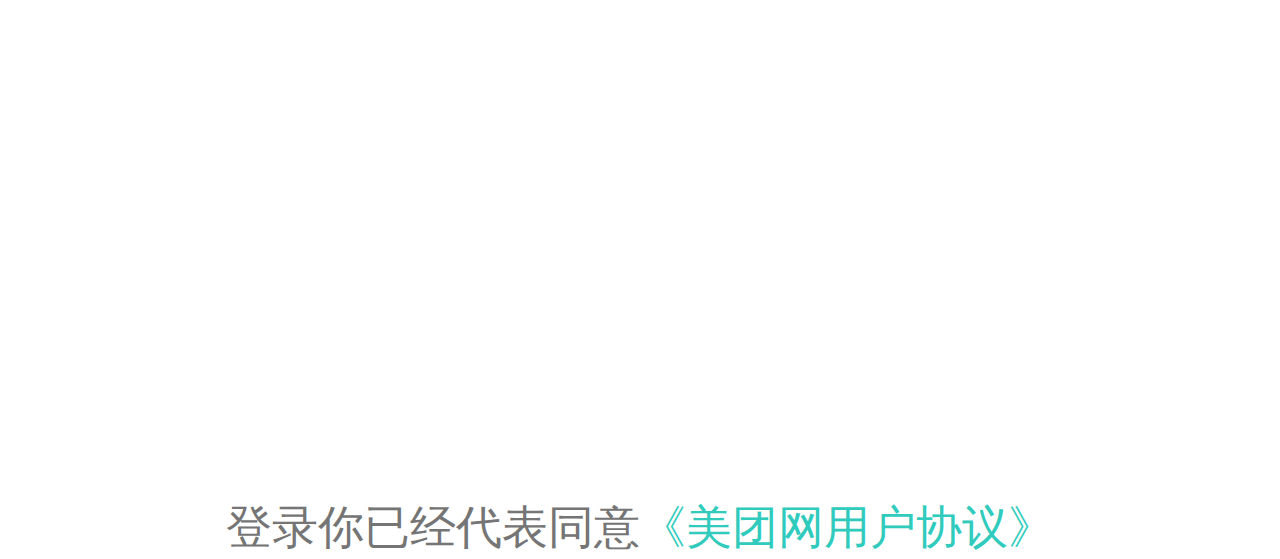
<file: login.html>
<!doctype html>
<html lang="en">
<head>
    <meta charset="UTF-8">
    <meta name="viewport"
          content="width=device-width, user-scalable=no, initial-scale=1.0, maximum-scale=1.0, minimum-scale=1.0">
    <meta http-equiv="X-UA-Compatible" content="ie=edge">
    <link rel="stylesheet" href="css/public.css">
    <link rel="stylesheet" href="css/login.css">
    <script src="js/rem.js"></script>
    <title>登录页面</title>
</head>
<body>

<div class="head">
	<a class="head_close" href="index.html">&#xe633;</a>
	<span>登录美团</span>
	<a class="head_sign" href="sign.html">注册</a>
</div>

<p class="tuijian">推荐登录方式</p>
<input type="button" class="btn_green" value="微信登录">
<p class="or">或</p>
<input type="button" class="btn_sign" value="使用手机号登录注册">
<p class="other">使用其他方式登录</p>
<p class="copyright">登录你已经代表同意<a>《美团网用户协议》</a></p>
</body>
</html>
</file>
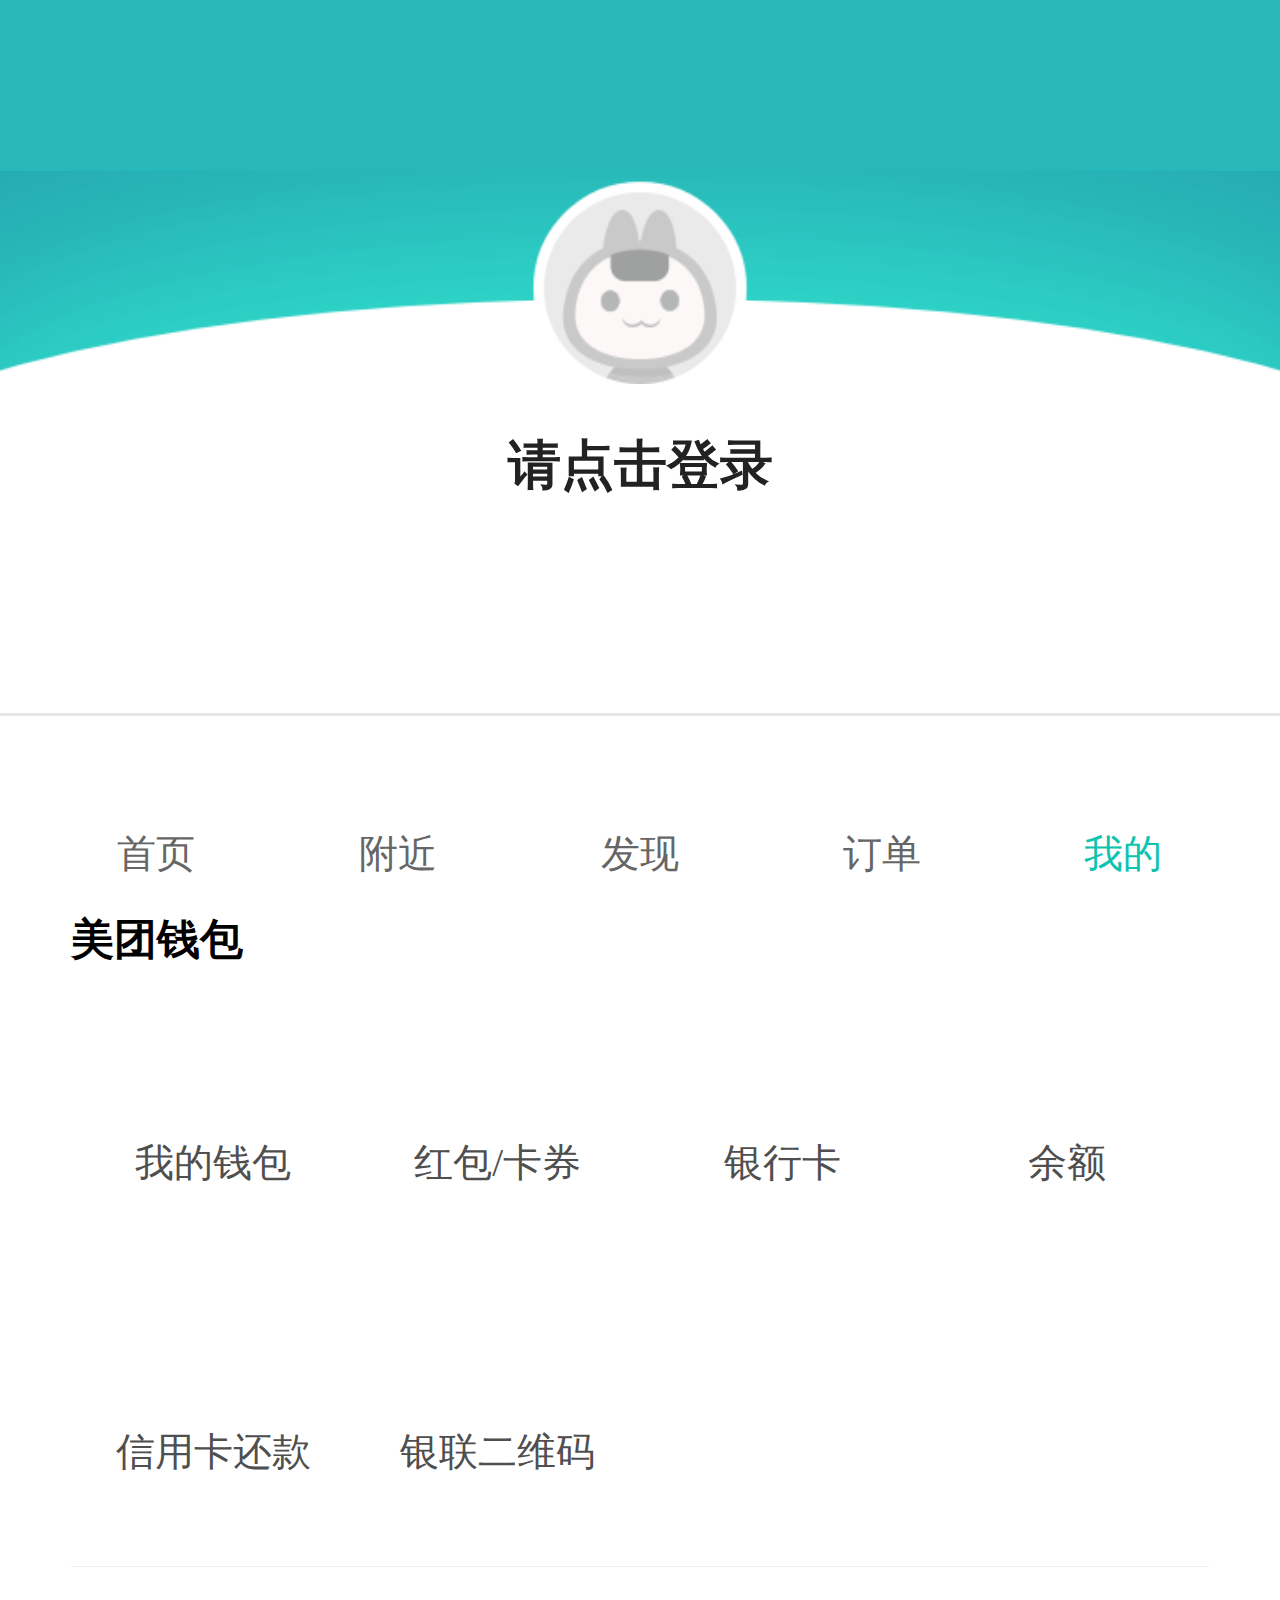
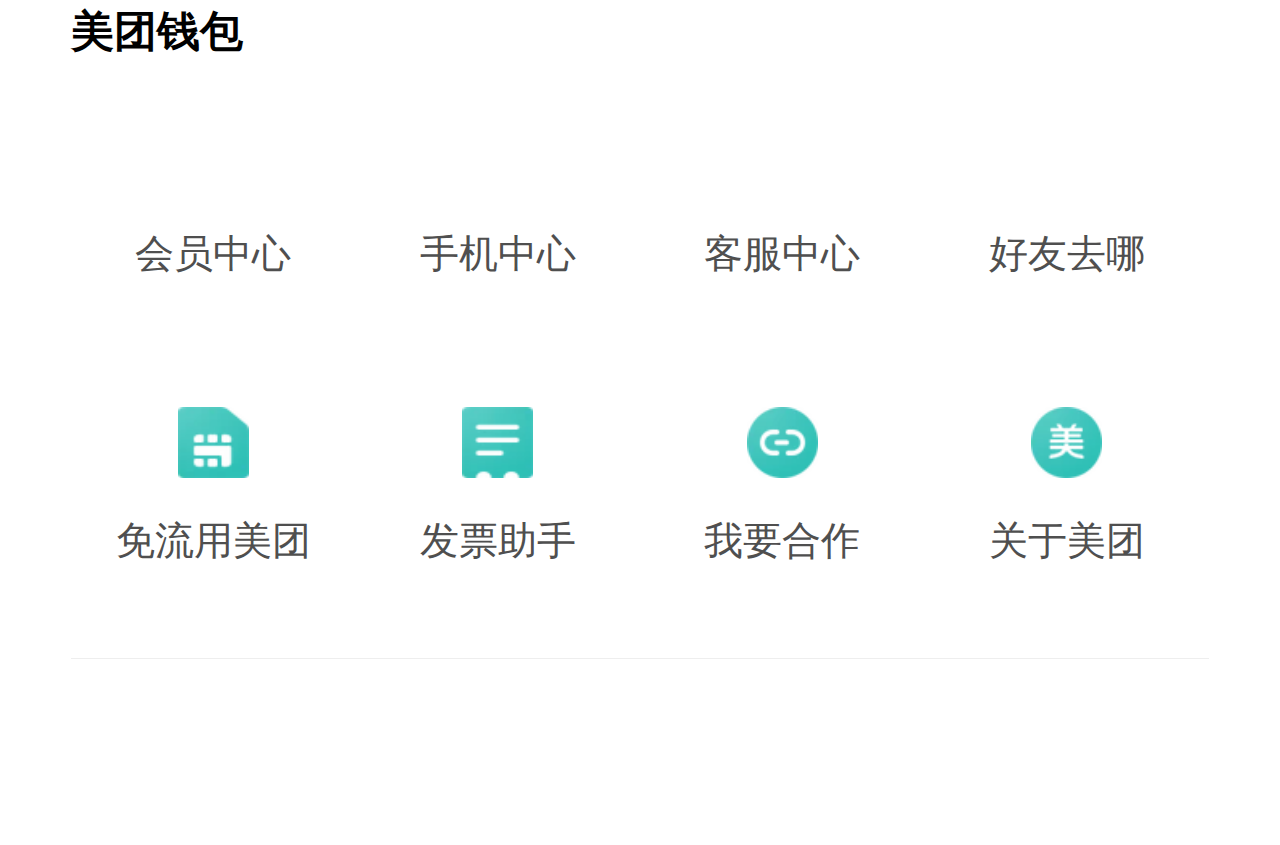
<file: me.html>
<!DOCTYPE html>
<html lang="en">
<head>
	<meta charset="UTF-8">
    <meta name="viewport"
          content="width=device-width, user-scalable=no, initial-scale=1.0, maximum-scale=1.0, minimum-scale=1.0">
    <meta http-equiv="X-UA-Compatible" content="ie=edge">
    <link rel="stylesheet" href="css/me.css">
    <link rel="stylesheet" href="css/public.css">
    <script src="js/rem.js"></script>
    <title>我的</title>
</head>
<body>
	<!-- 顶部开始 -->
	<div class="head">
		<p class="shezhi">&#xe64b;</p>
		<p class="bianji">&#xe672;</p>
		<p class="xinsi">&#xe61b;</p>
	</div>
	<div class="head1">
		<a href="person.html"><img src="img/me1_02.png" alt=""></a>
	</div>
	<!-- 顶部结束 -->

	<!-- 三个开始 -->
	<div class="san">
		<a href="login.html">请点击登录</a>
		<div class="san_bottom">
			<div class="san_item">
				<p class="san_item_tu">&#xe60a;</p>
				<p class="san_item_wenzi">收藏</p>
			</div>
			<div class="san_item">
				<p class="san_item_tu san_item_tu1">&#xe67e;</p>
				<p class="san_item_wenzi">评价</p>
			</div>
			<div class="san_item">
				<p class="san_item_tu san_item_tu2">&#xe62d;</p>
				<p class="san_item_wenzi">足迹</p>
			</div>
		</div>
	</div>
	<!-- 三个结束 -->

	<!-- 钱包开始 -->
	<div class="wallet">
		<div class="wallet_con">
			<h1>美团钱包</h1>
			<div class="wallet_con_bottom">
				<div class="wallet_con_item">
					<p class="wallet_con_tu">&#xe612;</p>
					<p class="wallet_con_wenzi">我的钱包</p>
				</div>
				<div class="wallet_con_item">
					<p class="wallet_con_tu">&#xe671;</p>
					<p class="wallet_con_wenzi">红包/卡券</p>
				</div>
				<div class="wallet_con_item">
					<p class="wallet_con_tu">&#xe604;</p>
					<p class="wallet_con_wenzi">银行卡</p>
				</div>
				<div class="wallet_con_item">
					<p class="wallet_con_tu">&#xe618;</p>
					<p class="wallet_con_wenzi">余额</p>
				</div>
				<div class="wallet_con_item">
					<p class="wallet_con_tu">&#xe604;</p>
					<p class="wallet_con_wenzi">信用卡还款</p>
				</div>
				<div class="wallet_con_item">
					<p class="wallet_con_tu">&#xe639;</p>
					<p class="wallet_con_wenzi">银联二维码</p>
				</div>
			</div>
		</div>
	</div>
	<!-- 钱包结束 -->

	<!-- 服务开始 -->
	<div class="wallet wallet1">
		<div class="wallet_con">
			<h1>美团钱包</h1>
			<div class="wallet_con_bottom">
				<div class="wallet_con_item">
					<p class="wallet_con_tu">&#xe621;</p>
					<p class="wallet_con_wenzi">会员中心</p>
				</div>
				<div class="wallet_con_item">
					<p class="wallet_con_tu">&#xe62e;</p>
					<p class="wallet_con_wenzi">手机中心</p>
				</div>
				<div class="wallet_con_item">
					<p class="wallet_con_tu">&#xe789;</p>
					<p class="wallet_con_wenzi">客服中心</p>
				</div>
				<div class="wallet_con_item">
					<p class="wallet_con_tu">&#xe62c;</p>
					<p class="wallet_con_wenzi">好友去哪</p>
				</div>
				<div class="wallet_con_item">
					<img src="img/me_05.png" alt="">
					<p class="wallet_con_wenzi">免流用美团</p>
				</div>
				<div class="wallet_con_item">
					<img src="img/me_07.png" alt="">
					<p class="wallet_con_wenzi">发票助手</p>
				</div>
				<div class="wallet_con_item">
					<img src="img/me_09.png" alt="">
					<p class="wallet_con_wenzi">我要合作</p>
				</div>
				<div class="wallet_con_item">
					<img src="img/me_11.png" alt="">
					<p class="wallet_con_wenzi">关于美团</p>
				</div>
			</div>
		</div>
	</div>
	<!-- 服务结束 -->

	<!-- 固定开始 -->
    <div class="gu">
        <div class="gu_item">
            <p>&#xe610;</p>
            <a href="index.html">首页</a>
        </div>
        <div class="gu_item">
            <p>&#xe61f;</p>
            <a>附近</a>
        </div>
        <div class="gu_item">
            <p>&#xe663;</p>
            <a href="fenlei.html">发现</a>
        </div>
        <div class="gu_item">
            <p>&#xe626;</p>
            <a href="car.html">订单</a>
        </div>
        <div class="gu_item">
            <p class="active">&#xe61d;</p>
            <a class="active">我的</a>
        </div>
    </div>
    <!-- 固定结束 -->
</body>
</html>
</file>
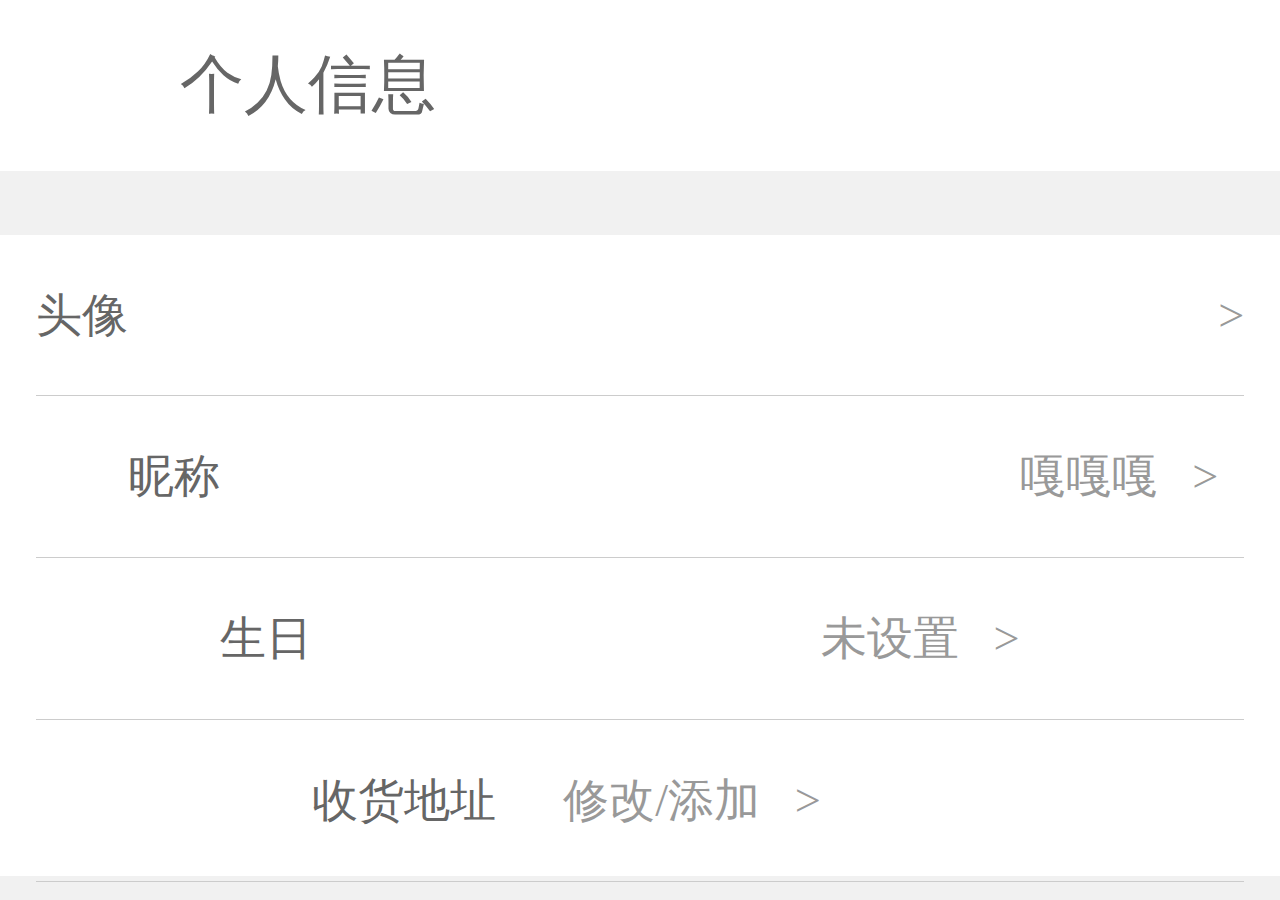
<file: person.html>
<!DOCTYPE html>
<html lang="en">
<head>
	<meta charset="UTF-8">
    <meta name="viewport"
          content="width=device-width, user-scalable=no, initial-scale=1.0, maximum-scale=1.0, minimum-scale=1.0">
    <meta http-equiv="X-UA-Compatible" content="ie=edge">
    <link rel="stylesheet" href="css/person.css">
    <link rel="stylesheet" href="css/public.css">
    <script src="js/rem.js"></script>
    <title>个人信息</title>
</head>
<body>
	<div class="head">
		<a href="me.html">&#xe610;</a>
		<p>个人信息</p>
	</div>
	<div class="content">
		<div class="item">
			<p>头像</p>
			<a href="">&gt;</a>
		</div>
		<div class="item">
			<p>昵称</p>
			<a href="">嘎嘎嘎&nbsp;&nbsp;&nbsp;&gt;</a>
		</div>
		<div class="item">
			<p>生日</p>
			<a href="">未设置&nbsp;&nbsp;&nbsp;&gt;</a>
		</div>
		<div class="item">
			<p>收货地址</p>
			<a href="">修改/添加&nbsp;&nbsp;&nbsp;&gt;</a>
		</div>
	</div>

</body>
</html>
</file>
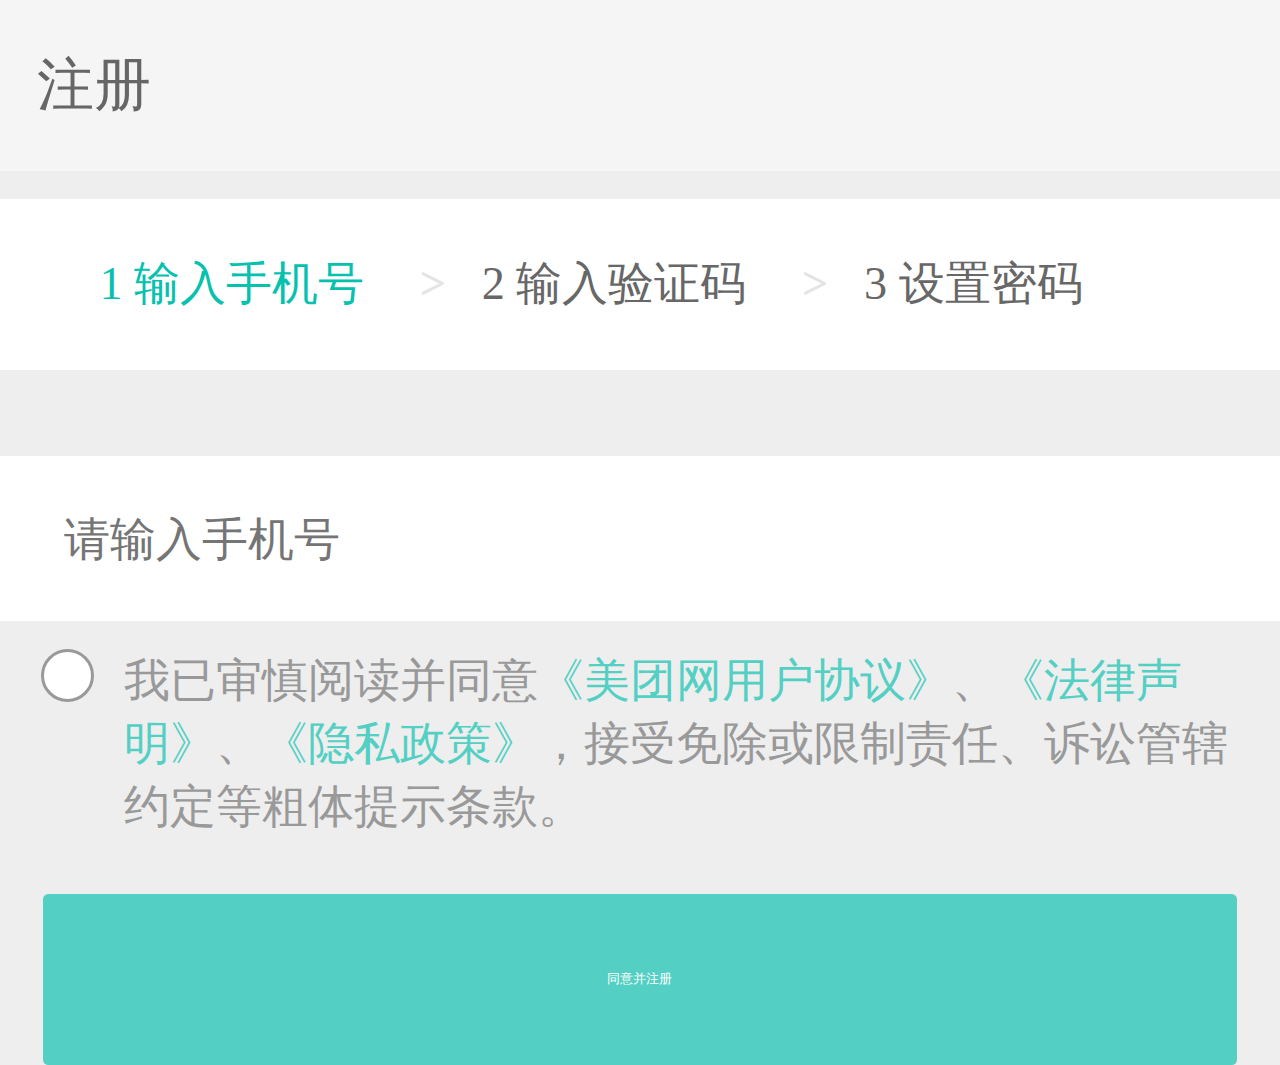
<file: sign.html>
<!DOCTYPE html>
<html lang="en">
<head>
	<meta charset="UTF-8">
    <meta name="viewport"
          content="width=device-width, user-scalable=no, initial-scale=1.0, maximum-scale=1.0, minimum-scale=1.0">
    <meta http-equiv="X-UA-Compatible" content="ie=edge">
    <link rel="stylesheet" href="css/sign.css">
    <link rel="stylesheet" href="css/public.css">
    <script src="js/rem.js"></script>
    <title>注册</title>
</head>
<body>
	<div class="head">注册</div>
	<div class="buzhou">
		<div class="buzhou1">
			<p class="active">1 输入手机号</p>
			<h1>&gt;</h1>
		</div>
		<div class="buzhou1">
			<p>2 输入验证码</p>
			<h1>&gt;</h1>
		</div>
		<div class="buzhou1">
			<p>3 设置密码</p>
		</div>
	</div>
	<input type="text" placeholder="请输入手机号" class="number">
	<div class="xieyi">
		<div class="xieyi_left">
			<p></p>
		</div>
		<div class="xieyi_right">我已审慎阅读并同意<span>《美团网用户协议》</span>、<span>《法律声明》</span>、<span>《隐私政策》</span>，接受免除或限制责任、诉讼管辖约定等粗体提示条款。</div>
	</div>
	<a href="login.html">
		<input type="button" value="同意并注册" class="sign">
	</a>
</body>
</html>
</file>
<file: css/index.css>
@font-face {
  font-family: 'iconfont';  /* project id 620485 */
  src: url('https://at.alicdn.com/t/font_620485_e0hoh1nweraa714i.eot');
  src: url('https://at.alicdn.com/t/font_620485_e0hoh1nweraa714i.eot?#iefix') format('embedded-opentype'),
  url('https://at.alicdn.com/t/font_620485_e0hoh1nweraa714i.woff') format('woff'),
  url('https://at.alicdn.com/t/font_620485_e0hoh1nweraa714i.ttf') format('truetype'),
  url('https://at.alicdn.com/t/font_620485_e0hoh1nweraa714i.svg#iconfont') format('svg');
}
.zheng{
	width: 100vw;
	height: 100vh;
	background-color: #f4f4f4;
}
.head{
    width:100vw;
    height: 0.96rem;
    background:#fff;
    border-bottom:0.01rem solid #eee;
    position: fixed;
    top: 0;
    left: 0;
    z-index: 200;
}
.head_l{
    width: 2.06rem;
    height: 0.96rem;
    float: left;
}
.weather{
	width: 0.46rem;
	height: 0.96rem;
	margin-left: 0.31rem;
	padding-top: 0.16rem;
	float: left;
	color: #666;
}
.weather_tu{
	font-size: 0.3rem;
}
.weather_temp{
	font-size: 0.12rem;
}
.dingwei{
	width: 0.84rem;
	height: 0.27rem;
	font-size: 0.27rem;
	line-height: 0.96rem;
	float: left;
	color: #666;
	margin-left: 0.22rem;
}
.head_m{
	width: 4.14rem;
	height: 0.58rem;
	background-color: #eee;
	outline: none;
	border: none;
	float: left;
	border-radius: 0.24rem;
	padding-left: 0.2rem;
	margin-top: 0.19rem;
	font-family: 'iconfont';
}
.head_r{
	width:1rem;
	height: 0.96rem;
	float: left;
	text-align: center;
	line-height: 0.96rem;
	font-size: 0.5rem;
	color: #666;
}
.banner{
	width: 7.2rem;
	height: 1.92rem;
	float: left;
	position: relative;
	margin-top: 0.96rem;
}
.banner_img{
	position: relative;
	width: 7.2rem;
	height: 1.92rem;
}
.banner_img li{
	position: absolute;
	top: 0;
	left: 0;
}
.banner_img li img{
	width: 7.2rem;
	height: 1.92rem;
}
.lunbo{
	position: absolute;
	left: 2.64rem;
	bottom: 0.1rem;
	width: 2.1rem;
	height: 0.14rem;
}
.lunbo li{
	width: 0.12rem;
	height: 0.12rem;
	background-color: rgba(0, 0, 0, 0.6);
	border-radius: 50%;
	margin-right: 0.18rem;
	float: left;
}
.lunbo .active{
	background-color: #fff;
}
.daohang{
	width: 7.2rem;
	height: 4.87rem;
	float: left;
	padding: 0 0.34rem;
	background-color: #fff;
}
.daohang_t{
	width: 6.5rem;
	height: 2.07rem;
	border-bottom: 0.01rem solid #eee;
	display: flex;
	flex-direction: row;
	justify-content: space-between;
	padding-top: 0.3rem;
}
.daohang_t li img{
	width: 0.9rem;
	height: 0.9rem;
}
.daohang_t li p{
	font-size: 0.22rem;
	text-align: center;
}
.daohang_b1{
	width: 6.5rem;
	height: 1.3rem;
	display: flex;
	justify-content: space-around;
}
.daohang_b1_item{
	width: 1.3rem;
	height: 100%;
	display: flex;
	justify-content: center;
	flex-wrap: wrap;
}
.daohang_b1_item img{
	margin: 0.24rem 0.4rem 0;
	width: 0.45rem;
	height: 0.45rem;
	display: block;
}
.daohang_b1_item p{
	font-size: 0.22rem;
	text-align: center;
	color: #666;
}
.daohang_b2{
	height: 1.5rem;
}
.si{
	width: 7.2rem;
	height:4.9rem;
	margin-top: 0.2rem;
	float: left;
	padding: 0.2rem 0.1rem 0.1rem 0.2rem;
	background-color: #fff;
}
.si img{
	width: 3.35rem;
	height: 2.2rem;
	margin: 0 0.1rem  0.1rem 0;
	float: left;
}
.guang{
	width: 7.2rem;
	height: 1.8rem;
	margin: 0.2rem 0;
	float: left;
}
.guang img{
	width: 7.2rem;
	height: 1.8rem;
}
.cai{
	width: 7.2rem;
	height: auto;
	background-color: #fff;
	float: left;
	margin-bottom: 1.05rem;
}
.cai_title{
	width: 100%;
	height: 0.8rem;
}
.cai_title_heng{
	width: 0.16rem;
	height: 0.02rem;
	background-color: #dbdbdb;
	margin-top: 0.39rem;
	float: left;
}
.xian1{
	margin-left: 2.8rem;
}
.cai_title p{
	color: #999;
	font-size: 0.24rem;
	line-height: 0.8rem;
	float: left;
	margin:0 0.13rem;
}
.dong{
	width: 7.2rem;
	height: 1.04rem;
	border-top: 0.01rem solid #eee;
	border-bottom: 0.01rem solid #eee;
	background-color: #fff;
	padding: 0.16rem 0.2rem;
}
.wenzi{
	width: 6.8rem;
	height: 0.7rem;
	border: 0.01rem solid #ecd191;
	background-color: #fff6de;
	text-align: center;
	line-height: 0.7rem;
	padding: 0 0.44rem 0 0.24rem;
}
.wenzi p{
	font-size: 0.28rem;
	color: #ff9e0c;
	float: left;
}
.wenzi h1{
	font-size: 0.12rem;
	color: #ff9e0c;
	line-height: 0.7rem;
}
.cai_content{
	width: 7.2rem;
	height: auto;
	padding: 0 0.2rem;
}
.cai_content_item1{
	width: 6.8rem;
	height: 3.93rem;
	border-bottom: 0.01rem solid #e5e5e5;
}
.cai_content_item1 h1{
	font-size: 0.32rem;
	color: #333;
	padding-top: 0.24rem;
}
.cai_content_item1 img{
	width: 2.16rem;
	height: 1.68rem;
	float: left;
	margin-right: 0.16rem;
	margin-top: 0.3rem;
}
.cai_content_item1 .cai_con_item2{
	margin-right: 0;
}
.cai_con_bottom{
	width: 6.8rem;
	height: 0.3rem;
	float: left;
	margin-top: 0.25rem;
}
.cai_con_bottom span{
	font-size: 0.24rem;
	color: #6b6b6b;
	float: left;
}
.cai_con_bottom p,.close{
	width: 0.3rem;
	height: 0.24rem;
	border: 0.01rem solid #efefef; 
	border-radius: 0.08rem;
	color: #d8d8d8;
	font-size: 0.2rem;
	float: right;
	text-align: center;
	line-height: 0.24rem;
}
.cai_content_item2{
	width: 6.8rem;
	height: 2.08rem;
	padding: 0.23rem 0;
	border-bottom: 0.01rem solid #e5e5e5;
}
.cai_content_item2_img{
	width: 1.6rem;
	height: 1.6rem;
	float: left;
}
.juli{
	font-size: 0.26rem;
	color: #6b6b6b;
	float: right; 
}
.cai_con_item2_r{
	width: 4.9rem;
	height: 1.6rem;
	float: left;
	margin-left: 0.24rem;
}
.title{
	font-size: 0.32rem;
	color: #333;
}
.jieshi{
	font-size: 0.26rem;
	color: #6b6b6b;
	margin-top: 0.24rem;
}
.cai_con_item2_r_bottom{
	width: 4.9rem;
	height: 0.3rem;
	float: left;
	margin-top: 0.49rem;
}
.cai_con_item2_r_bottom span{
	font-size: 0.24rem;
	color: #6b6b6b;
	display: block;
	float: left;
}
.price{
	font-size: 0.28rem;
	color: #ff6600;
	float: left;
}
.sell{
	font-size: 0.24rem;
	color: #6b6b6b;
	float: left;
	margin-left: 2.3rem;
}
.cai_con_item2_r_bottom1{
	margin-top: 0.3rem;
}
.gu{
	width: 7.2rem;
	height: 1.05rem;
	border-top: 0.02rem solid #e5e5e5;
	position: fixed;
	bottom: 0;
	left: 0;
	padding: 0 0.2rem;
	background-color: #fff;
}
.gu_item{
	width: 1.36rem;
	height: 1.05rem;
	text-align: center;
	padding-top: 0.14rem;
	float: left;
	color: #666;
}
.gu_item p{
	font-family: 'iconfont';
	font-size: 0.42rem;
}
.gu_item a{
	display: block;
	font-size: 0.22rem;
	color: #666;
}
.gu_item .active{
	color: #0dc3b0;
}
</file>
<file: css/public.css>
*{
    margin: 0;
    padding: 0;
    list-style: none;
    text-decoration: none;
    box-sizing: border-box;
    -webkit-tap-highlight-color: rgba(0, 0, 0, 0);
    font-style: normal;
}
</file>
<file: css/car.css>
@font-face {
  font-family: 'iconfont';  /* project id 620485 */
  src: url('https://at.alicdn.com/t/font_620485_j3f4u4y475oy9zfr.eot');
  src: url('https://at.alicdn.com/t/font_620485_j3f4u4y475oy9zfr.eot?#iefix') format('embedded-opentype'),
  url('https://at.alicdn.com/t/font_620485_j3f4u4y475oy9zfr.woff') format('woff'),
  url('https://at.alicdn.com/t/font_620485_j3f4u4y475oy9zfr.ttf') format('truetype'),
  url('https://at.alicdn.com/t/font_620485_j3f4u4y475oy9zfr.svg#iconfont') format('svg');
}
body{
	background-color: #f1f1f1;
}
.head{
	width: 7.2rem;
	height: 0.96rem;
	background-color: #f1f1f1;
	font-size: 0.3rem;
	line-height: 0.96rem;
	padding-left: 0.25rem;
	color: #565656;
	border-bottom: 0.01rem solid #b3b3b3;
	position: fixed;
	top: 0;
	left: 0;
}
.head1{
	width: 7.2rem;
	height: 0.97rem;
	background-color: #fff;
	padding: 0.33rem 0.21rem;
	margin-top: 0.96rem;
}
.head1_left{
	font-size: 0.3rem;
	color: #444;
	float: left;
}
.head1_right{
	font-size: 0.3rem;
	color: #9a9a9a;
	float: right;
}
.daohang{
	width: 7.2rem;
	height: 1.46rem;
	display: flex;
	justify-content: space-around;
	flex-direction: row;
	background-color: #fff;
}
.daohang_item{
	width: 1.8rem;
	height: 100%;
	float: left;
	text-align: center;
}
.daohang_item img{
	display: block;
	width: 0.45rem;
	height: 0.45rem;
	margin:  0 auto;
	margin-top: 0.3rem;
}
.daohang_item p{
	font-size: 0.22rem;
	color: #666;
	margin-top: 0.17rem;
}
.cang{
	width: 7.2rem;
	height: 3.7rem;
	background-color: #fff;
	margin-top: 0.22rem;
}
.cang_title{
	width: 7.2rem;
	height: 0.9rem;
	border-bottom: 0.02rem solid #f1f1f1;
}
.cang_title h1{
	font-size: 0.3rem;
	color: #444;
	line-height: 0.9rem;
	margin-left: 0.21rem;
}
.cang_content{
	width: 7.2rem;
	height: 2.8rem;
	background-color: #fff;
	padding-top: 0.87rem;
}
.cang_content img{
	display: block;
	width: 1.28rem;
	height: 1.02rem;
	margin-left: 3.03rem;
}
.cang_content p{
	font-size: 0.26rem;
	color: #666;
	text-align: center;
	margin-top: 0.37rem;
}
.gu{
	width: 7.2rem;
	height: 1.05rem;
	border-top: 0.02rem solid #e5e5e5;
	position: fixed;
	bottom: 0;
	left: 0;
	padding: 0 0.2rem;
	background-color: #fff;
}
.gu_item{
	width: 1.36rem;
	height: 1.05rem;
	text-align: center;
	padding-top: 0.14rem;
	float: left;
	color: #666;
}
.gu_item p{
	font-family: 'iconfont';
	font-size: 0.42rem;
}
.gu_item a{
	font-size: 0.22rem;
	display: block;
	color: #666;
}
.gu_item .active{
	color: #0dc3b0;
}
</file>
<file: css/details.css>
@font-face {
  font-family: 'iconfont';  /* project id 620485 */
  src: url('https://at.alicdn.com/t/font_620485_daa5b9atft95p14i.eot');
  src: url('https://at.alicdn.com/t/font_620485_daa5b9atft95p14i.eot?#iefix') format('embedded-opentype'),
  url('https://at.alicdn.com/t/font_620485_daa5b9atft95p14i.woff') format('woff'),
  url('https://at.alicdn.com/t/font_620485_daa5b9atft95p14i.ttf') format('truetype'),
  url('https://at.alicdn.com/t/font_620485_daa5b9atft95p14i.svg#iconfont') format('svg');
}
.head{
	width: 100%;
	height: 0.96rem;
	/*background: red;*/
	padding: 0 0.26rem;
}
.head_left{
	width: 2.09rem;
	height: 0.96rem;
	float: left;
	/*background-color: yellow;*/
	line-height: 0.96rem;
}
.head_left a{
	display: block;
	font-size: 0.4rem;
	float: left;
	color: #666;
	font-family: 'iconfont';
}
.head_left p{
	font-size: 0.3rem;
	float: left;
	color: #212121;
	margin-left: 0.2rem;
}
.head_right{
	width: 2.94rem;
	height: 0.96rem;
	/*background-color: pink;*/
	float: left;
	margin-left: 1.65rem;
}
.head_right a{
	display: block;
	font-size: 0.4rem;
	color: #666;
	margin-left: 0.56rem;
	float: left;
	font-family: 'iconfont';
	line-height: 0.96rem;
}
.jieshao{
	width: 100%;
	height: 2.18rem;
	/*background-color: green;*/
	padding: 0 0.3rem;
}
.jieshao_t{
	width: 6.6rem;
	height: 1.39rem;
	/*background-color: plum;*/
}
.jieshao_t_l{
	width: 3.97rem;
	height: 100%;
	/*background-color: pink;*/
	float: left;
}
.jieshao_t_l h1{
	font-size: 0.4rem;
}
.jieshao_t_l_mid{
	width: 4rem;
	height: 0.26rem;
	margin-top: 0.1rem;
}
.jieshao_t_l_mid img{
	width: 1.14rem;
	height: 0.18rem;
	float: left;
}
.jieshao_t_l_mid p{
	font-size: 0.22rem;
	color: #666;
	float: left;
	margin-left: 0.16rem;
	letter-spacing: 0.02rem;
}
.jieshao_t_l_bottom{
	height: 0.4rem;
}
.jieshao_t_l_bottom img{
	display: block;
	width: 0.2rem;
	height: 0.2rem;
	float: left;
}
.jieshao_t_r{
	width: 1.73rem;
	height: 1.39rem;
	float: left;
	margin-left: 0.89rem;
}
.jieshao_t_r img{
	display: block;
	margin-top: 0.09rem;
	width: 1.73rem;
	height: 1.3rem;
}
.jieshao_b{
	width: 6.6rem;
	height: 0.338rem;
	/*background-color: red;*/
	margin-top: 0.43rem;
}
.dingwei{
	font-family: 'iconfont'; 
	font-size: 0.3rem;
	float: left;
	color: #999;
}
.title{
	color: #333;
	font-size: 0.26rem;
	float: left;
}
.juli{
	font-size: 0.26rem;
	float: left;
	color: #999;
	margin-left: 0.24rem;
}
.call{
	font-family: 'iconfont'; 
	color: #333;
	float: left;
	font-size: .3rem;
	margin-left: 0.65rem;
}
/*优惠/评论/商家信息开始*/
.you_ping_shang{
	width: 100%;
	height: auto;
	margin-top: 0.33rem;
	/*background: red;*/
}
.yps_title{
	width: 100%;
	height: 0.89rem;
	/*background: green;*/
}
.yps_title1{
	color: #3BB4A4;
	font-size: 0.36rem;
	line-height: 0.89rem;
	margin-left: 0.2rem;
	margin-right: 0.2rem;
	float: left;
}
/*.active{*/
	/*background:#3BB4A4 ;*/
	/*position: absolute;*/
	/*width: 0.2rem;*/
	/*height: 0.02rem;*/
/*}*/
.yps_title2{
	color: #111;
}
.maidan{
	width: 100%;
	height: 1.71rem;
	/*background: orange;*/
}
.maidan_content{
	width: 6.87rem;
	height: 1.71rem;
	background: #fff;
	margin: 0 auto;
}
.maidan_text{
	font-size: 0.4rem;
	font-weight: bold;
	margin-top: 0.27rem;
	float: left;
	margin-left: 0.1rem;
}
.maidan_menu{
	width: 0.98rem;
	height: 0.54rem;
	color: #fff;
	background: orange;
	border-radius: 2px;
	font-size: 0.24rem;
	line-height: 0.54rem;
	text-align: center;
	float: right;
	margin-top: 0.27rem;
	margin-right: 0.3rem;
}
.maidan_text2{
	font-size: 0.2rem;
	width: 100%;
	float: left	;
}
.phone{
	color: #333;
	/*float: left;*/
	margin-left: 0.1rem;
	margin-top: 0.2rem;
	float: left;
}
.have_buy{
	color:#BABABA;
	float: right;
	margin-top: 0.27rem;
	margin-right: 0.2rem;
}
.taocan{
	/*background: green;*/
	width: 100%;
	height: 10rem;
}
.taocan_content{
	width: 6.87rem;
	height: 10rem;
	/*background: pink;*/
	margin: 0 auto;
}
.taocan_title{
	width: 6.87rem;
	height: 0.97rem;
	/*background: orange;*/
}
.taocan_title span{
	float: left;
	font-size: 0.4rem;
	color: #000;
	margin-left: 0.1rem;
	line-height: 0.97rem;
	font-weight: bold;
}
.taocan_bottom{
	width: 6.87rem;
	height: 9rem;
}
.taocan_bottom1{
	/*background: #fff;*/
	width: 100%;
	height: 2.1rem;
}
.taocan_bottom img{
	width: 1.63rem;
	height: 1.63rem;
	margin-top: 0.22rem;
	margin-left: 0.15rem;
}
.taocan_bottom_text{
	width: 4.96rem;
	height: 1.72rem;
	/*background: deeppink;*/
	float: right;
	margin-top: 0.22rem;
}
.taocan_bottom_text1{
	color: #111;
	font-size: 0.36rem;
	font-weight: 700;
	float: left;
}
.taocan_bottom_text2{
	width: 100%;
	color: #bbb;
	font-size: 0.24rem;
	float: left;
}
.taocan_bottom_text3{
	margin-top: 0.2rem;
	float: left;
}
.tc_price{
	color: #FF9307;
	font-size: 0.36rem;
	font-weight: 600;
	float: left;
}
.tc_discount{
	border: 1px solid orange;
	width: 0.58rem;
	height: 0.28rem;
	line-height: 0.28rem;
	text-align: center;
	font-size: 0.12rem;
	float: left;
	margin-left: 0.15rem;
	margin-top: 0.1rem;
}
.tc_havesaled{
	color: #bbb;
	font-size: 0.24rem;
	float: left;
	margin-left: 2rem;
	margin-top: 0.05rem;
}
.taocan_more{
	width: 100%;
	height: 0.68rem;
	/*background: red;*/
	float: left;
	font-size: 0.36rem;
	color: #64AEA1;
	line-height: 0.88rem;
	text-align: center;
}
/*优惠/评论/商家信息结束*/
/*推荐菜开始*/
.recommend_male{
	width: 100%;
	height: 6.86rem;
	float: left;
	margin-top: 0.2rem;
}
.recommend_male_content{
	width: 6.87rem;
	height: 6.86rem;
	margin: 0 auto;
}
.recommend_male_top{
	width: 6.87rem;
	height: 1.16rem;
	/*background: pink;*/
}
.tuijiancai{
	font-size: 0.4rem;
	color: #111;
	float: left;
	line-height: 1.16rem;
	font-weight: bold;
	margin-left: 0.2rem;
}
.look_more{
	font-size:0.24rem;
	color:#43BAAB;
	line-height: 1.16rem;
	float: right;
	margin-right: 0.2rem;
	font-weight: 500;
}
.dazhong{
	width: 100%;
	height: 0.47rem;
	/*background: pink;*/
}
.dazhong i{
	font-family: iconfont;
	font-size: 0.36rem;
	line-height: 0.47rem;
	margin-left: 0.2rem;
	color: #D87445;
	float: left;
}
.dazhong span{
	font-size: 0.36rem;
	color: #333;
	font-weight: 700;
	float: left;
	margin-left: 0.15rem;
}
.recommend_goods{
	/*background: pink;*/
	float: left;
	width: 6.87rem;
	height: 4.29rem;
	margin-top: 0.2rem;
}
.recommend_goods_top{
	width: 100%;
	height: 2.81rem;
	overflow: hidden;
}
.recommend_goods_inner{
	width: 20rem;
	height: 2.81rem;
	/*background: #72bcfe;*/
}
.recommend_goods_inner li{
	float: left;
	width: 2.02rem;
	height: 2.81rem;
}
.rg_inner1 img{
	width: 1.91rem;
	height: 1.42rem;
	margin-top: 0.2rem;
	float: left;
}
.rg_inner1 span{
	color: #000;
	font-size: 0.24rem;
	font-weight: 500;
	float: left;
	margin-top: 0.15rem;
}
.dianzan{
	width: 100%;
	float: left;
}
.dianzan i{
	font-family: iconfont;
	font-size: 0.24rem;
	color: #ccc;
	float: left;
	margin-top: 0.15rem;

}
.dianzan span{
	font-size: 0.24rem;
	color: #ccc;
	float: left;
	margin-left: 0.15rem;
}
.recommend_goods_list {
	width: 6.87rem;
	height: 1.48rem;
	border-bottom: 1px solid #ccc;
	overflow: hidden;
}
.recommend_goods_list span{
	color: #333;
	font-size: 0.36rem;
	font-weight: 500;
	float: left;
	margin: 0.1rem;
}
/*推荐菜结束*/
/*大众点评网友评分开始*/
.dazhong_score{
    width: 100%;
    height: 0.94rem;
    float: left;
}
.dazhong_score1{
    width: 6.87rem;
    height: 0.94rem;
    margin: 0 auto;
}
.dazhong_score_left{
    float: left;
    font-size: 0.32rem;
    line-height: 0.94rem;
    margin-left: 0.15rem;
}
.score_logo{
    font-family: iconfont;
    background: orange;
    color: #fff;
}
.dazhong_score_right{
    line-height: 0.94rem;
    float: right;
    color: #ccc;
    font-size: 0.24rem;
    margin-right: 0.15rem;
}





/*大众点评网友评分结束*/
</file>
<file: css/fenlei.css>
@font-face {
  font-family: 'iconfont';  /* project id 620485 */
  src: url('https://at.alicdn.com/t/font_620485_i4lkqi6u5zttvs4i.eot');
  src: url('https://at.alicdn.com/t/font_620485_i4lkqi6u5zttvs4i.eot?#iefix') format('embedded-opentype'),
  url('https://at.alicdn.com/t/font_620485_i4lkqi6u5zttvs4i.woff') format('woff'),
  url('https://at.alicdn.com/t/font_620485_i4lkqi6u5zttvs4i.ttf') format('truetype'),
  url('https://at.alicdn.com/t/font_620485_i4lkqi6u5zttvs4i.svg#iconfont') format('svg');
}
.head{
	width: 7.2rem;
	height: 0.96rem;
	background-color: #fff;
	font-size: 0.3rem;
	line-height: 0.96rem;
	padding-left: 0.25rem;
	color: #565656;
	border-bottom: 0.01rem solid #b3b3b3;
	position: fixed;
	top: 0;
	left: 0;
}
.daohang{
	width: 100%;
	height: 0.9rem;
	background-color: #fff;
	padding:0 0 0 0.4rem;
	position: fixed;
	top: 0.96rem;
	left: 0;
	display: flex;
    overflow-x: scroll;
}
.item{
	width: 0.94rem;
	height: 0.9rem;
	margin-right: 0.85rem;
	float: left;
	flex-shrink: 0;
}
.item p{
	font-size: 00.3rem;
	line-height: 0.9rem;
}
.content{
	width: 100%;
	height: 3.75rem;
	margin-top: 1.86rem;
	/* float: left; */
	padding: 0.32rem 0.14rem 0.29rem 0.24rem;
	border-bottom: 0.01rem solid #eee;
}
.content_title{
	width: 6.72rem;
	height: 0.77rem;
	font-size: 0.32rem;
	color: #3c424b;
}
.content_img{
	width: 6.9rem;
	height: 1.63rem;
	margin-top: 0.29rem;
}
.content_img img{
	width: 2.17rem;
	height: 1.63rem;
	float: left;
	margin-right: 0.1rem;
}
.wenzi{
	width: 6.72rem;
	height: 0.71rem;
}
.wenzi h1{
	font-size: 0.22rem;
	color: #999;
	float: left;
	line-height: 0.71rem;
	font-weight: normal;
}
.wenzi p{
	font-size: 0.22rem;
	color: #999;
	font-family: 'iconfont';
	float: left;
	line-height: 0.71rem;
	margin-left: 0.26rem;
}
.content2{
	margin-top: 0;
}
.gu{
	width: 7.2rem;
	height: 1.05rem;
	border-top: 0.02rem solid #e5e5e5;
	position: fixed;
	bottom: 0;
	left: 0;
	padding: 0 0.2rem;
	background-color: #fff;
}
.gu_item{
	width: 1.36rem;
	height: 1.05rem;
	text-align: center;
	padding-top: 0.14rem;
	float: left;
	color: #666;
}
.gu_item p{
	font-family: 'iconfont';
	font-size: 0.42rem;
}
.gu_item a{
	font-size: 0.22rem;
	display: block;
	color: #666;
}
.gu_item .active{
	color: #0dc3b0;
}
</file>
<file: css/login.css>
@font-face {
  font-family: 'iconfont';  /* project id 620485 */
  src: url('https://at.alicdn.com/t/font_620485_j3f4u4y475oy9zfr.eot');
  src: url('https://at.alicdn.com/t/font_620485_j3f4u4y475oy9zfr.eot?#iefix') format('embedded-opentype'),
  url('https://at.alicdn.com/t/font_620485_j3f4u4y475oy9zfr.woff') format('woff'),
  url('https://at.alicdn.com/t/font_620485_j3f4u4y475oy9zfr.ttf') format('truetype'),
  url('https://at.alicdn.com/t/font_620485_j3f4u4y475oy9zfr.svg#iconfont') format('svg');
}
.head{
	width: 7.2rem;
	height: 0.97rem;
	background-color: #f5f5f5;
	font-size: 0.34rem;
	color: #666;
	line-height: 0.97rem;
	border-bottom: 0.01rem solid #eee;
}
.head_close{
	margin-left: 0.39rem;
	display: block;
	float: left;
	font-family: 'iconfont';
}
.head span{
	margin-left: 0.72rem;	
}
.head_sign{
	margin-left: 3.48rem;
	color: #666;
}
.tuijian{
	margin-top: 1.57rem;
	font-size: 0.26rem;
	text-align: center;
	color: #cbcbcb;
}
.btn_green{
	width: 5.92rem;
	height: 0.96rem;
	border-radius: 0.08rem;
	font-family: 'iconfont'; 
	font-size: 0.34rem;
	text-align: center;
	line-height: 0.96rem;
	background-color: #51c332;
	color: #fff;
	outline: none;
	border:none;
	margin-top: 0.53rem;
	margin-left: 0.64rem;
}
.or{
	font-size: 0.26rem;
	margin-top: 0.55rem;
	text-align: center;
	color: #cbcbcb;
}
.btn_sign{
	width: 5.92rem;
	height: 0.96rem;
	border-radius: 0.08rem;
	font-size: 0.34rem;
	text-align: center;
	line-height: 0.96rem;
	color: #999;
	outline: none;
	border:0.01rem solid #999;
	background-color: #fff;
	margin-left: 0.64rem;
}
.other{
	font-size: 0.26rem;
	color: #06c1ae;
	margin-top: 1.03rem;
	text-align: center;
}
.copyright{
	font-size: 0.26rem;
	color: #757575;
	text-align: center;
	margin-top: 3.85rem;
}
.copyright a{
	color: #30cbbc;
}
</file>
<file: css/me.css>
@font-face {
  font-family: 'iconfont';  /* project id 620485 */
  src: url('https://at.alicdn.com/t/font_620485_lgak9rcxowpqr529.eot');
  src: url('https://at.alicdn.com/t/font_620485_lgak9rcxowpqr529.eot?#iefix') format('embedded-opentype'),
  url('https://at.alicdn.com/t/font_620485_lgak9rcxowpqr529.woff') format('woff'),
  url('https://at.alicdn.com/t/font_620485_lgak9rcxowpqr529.ttf') format('truetype'),
  url('https://at.alicdn.com/t/font_620485_lgak9rcxowpqr529.svg#iconfont') format('svg');
}
.head{
	width: 7.2rem;
	height: 0.96rem;
	background-color: #28b8ba;
	position: fixed;
	top: 0;
	left: 0;
}
.head p{
	font-size: 0.42rem;
	float: left;
	line-height: 0.96rem;
	color: #fff;
	font-family: 'iconfont'; 
}
.shezhi{
	margin-left: 0.28rem;
}
.bianji{
	margin-left: 4.86rem;
}
.xinsi{
	margin-left: 0.52rem;
}
.head1{
	width: 7.2em;
	height: 1.2rem;
	background-color: #fff;
	margin-top: 0.96rem;
}
.head1 img{
	width: 100%;
	height: 100%;
}
.san{
	width: 7.2rem;
	height: 2.75rem;
	background-color: #fff;
	padding-top: 0.26rem;
}
.san a{
	display: block;
	font-size: 0.3rem;
	text-align: center;
	color: #222;
	font-weight: 600;
}
.san_bottom{
	width: 6.4rem;
	height: 1.3rem;
	margin:  0 auto;
	border-bottom: 0.01rem solid #eee;
	margin-top: 0.8rem;
}
.san_item{
	width: 2.13rem;
	height: 1.3rem;
	float: left;
	text-align: center;
}
.san_item_tu{
	font-size: 0.43rem;
	color: #ff6c85;
	font-family: 'iconfont'; 
}
.san_item_wenzi{
	font-size: 0.22rem;
	color: #333;
	margin-top: 0.2rem;
}
.san_item_tu1{
	color: #72bcfe;
}
.san_item_tu2{
	color: #19dcc6;
}
.wallet{
	width: 7.2rem;
	height: 3.89rem;
	background-color: #fff;
	float: left;
}
.wallet_con{
	width: 6.4rem;
	height: 100%;
	margin: 0 auto;
	border-bottom: 0.01rem solid #eee;
	padding-top: 0.2rem;
}
.wallet_con h1{
	font-size: 0.24rem;
}
.wallet_con_bottom{
	width: 6.4rem;
	height: 3.34rem;
}
.wallet_con_item{
	width: 1.6rem;
	height: 1.33rem;
	float: left;
	margin-bottom: 0.3rem;
	text-align: center;
}
.wallet_con_tu{
	font-size: 0.36rem;
	color: #ffa25b;
	margin-top: 0.32rem;
	font-family: 'iconfont'; 
}
.wallet_con_wenzi{
	font-size: 0.22rem;
	color: #4f4f4f;
	margin-top: 0.2rem;
}
.wallet_con_item img{
	display: block;
	width: 0.4rem;
	height: 0.4rem;
	margin: 0 auto;
	margin-top: 0.32rem;
}
.wallet1{
	margin-bottom: 1.05rem;
}
.gu{
	width: 7.2rem;
	height: 1.05rem;
	border-top: 0.02rem solid #e5e5e5;
	position: fixed;
	bottom: 0;
	left: 0;
	padding: 0 0.2rem;
	background-color: #fff;
}
.gu_item{
	width: 1.36rem;
	height: 1.05rem;
	text-align: center;
	padding-top: 0.14rem;
	float: left;
	color: #666;
}
.gu_item p{
	font-family: 'iconfont';
	font-size: 0.42rem;
}
.gu_item a{
	font-size: 0.22rem;
	display: block;
	color: #666;
}
.gu_item .active{
	color: #0dc3b0;
}
</file>
<file: css/person.css>
@font-face {
  font-family: 'iconfont';  /* project id 620805 */
  src: url('https://at.alicdn.com/t/font_620805_7e4txc70yjcvunmi.eot');
  src: url('https://at.alicdn.com/t/font_620805_7e4txc70yjcvunmi.eot?#iefix') format('embedded-opentype'),
  url('https://at.alicdn.com/t/font_620805_7e4txc70yjcvunmi.woff') format('woff'),
  url('https://at.alicdn.com/t/font_620805_7e4txc70yjcvunmi.ttf') format('truetype'),
  url('https://at.alicdn.com/t/font_620805_7e4txc70yjcvunmi.svg#iconfont') format('svg');
}
body{
	background-color: #f1f1f1;
}
.head{
	width: 7.2rem;
	height: 0.96rem;
	background-color: white;
	padding: 0 0.2rem;
	line-height: 0.96rem;
}
.head a{
	display: block;
	font-size: 0.4rem;
	color: #666;
	float: left;
	font-family: 'iconfont';  
}
.head p{
	font-size: 0.36rem;
	color: #666;
	float: left;
	margin-left: 0.5rem;
}
.content{
	width: 7.2rem;
	height: 3.61rem;
	background: white;
	float: left;
	padding: 0 0.2rem ;
	margin-top: 0.36rem;
}
.item{
	width: 6.8rem;
	height: 0.91rem;
	border-bottom: 0.01rem solid #ccc;
	line-height: 0.91rem;
}
.item p{
	font-size: 0.26rem;
	color: #666;
	float: left;
}
.item a{
	display: block;
	font-size: 0.26rem;
	color: #999;
	float: right;
}
</file>
<file: css/sign.css>
body{
	background-color: #eee;
}
.head{
	width: 7.2rem;
	height: 0.96rem;
	background-color: #f5f5f5;
	padding-left: 0.21rem;
	font-size: 0.32rem;
	color: #666;
	line-height: 0.96rem;
}
.buzhou{
	width: 7.2rem;
	height: 0.96rem;
	padding:0 0.36rem;
	background-color: #fff;
	margin-top: 0.16rem;
}
.buzhou1{
	width: 2.15rem;
	height: 0.96rem;
	float: left;
	line-height: 0.96rem;
	padding-left: 0.2rem;
}
.buzhou1 p{
	font-size: 0.26rem;
	float: left;
	color: #676767;
}
.buzhou1 h1{
	font-size: 0.26rem;
	color: #e4e4e4;
	float: right;
}
.buzhou1 .active{
	color: #06c1ae;
}
.number{
	width: 7.2rem;
	height: 0.94rem;
	border-bottom: 0.01rem solid #eee;
	border-top: 0.01rem solid #eee;
	background-color: #fff;
	margin-top: 0.48rem;
	line-height: 0.94rem;
	padding-left: 0.36rem;
	color: #cbcbcb;
	outline: none;
	border-right: none;
	border-left: none;
	font-size: 0.26rem;
}
.xieyi{
	width:7.2rem;
	height: 0.97rem;
	margin-top: 0.15rem;
	padding: 0 0.23rem;
}
.xieyi_left{
	width: 0.47rem;
	height: 0.97rem;
	float: left;
}
.xieyi_left p{
	width: 0.3rem;
	height: 0.3rem;
	border:  0.02rem solid #999;
	background-color: #fff;
	border-radius: 50%;
}
.xieyi_right{
	font-size: 0.26rem;
	color: #999;
}
.xieyi_right span{
	color: #53d0c3;
}
.sign{
	width:6.72rem;
	height: 0.96rem;
	border-radius: 0.03rem;
	background-color:#53d0c3;
	color: #fff;
	text-align: center;
	line-height: 0.96rem; 
	border: none;
	outline: none;
	margin-left: 0.24rem;
}
</file>
